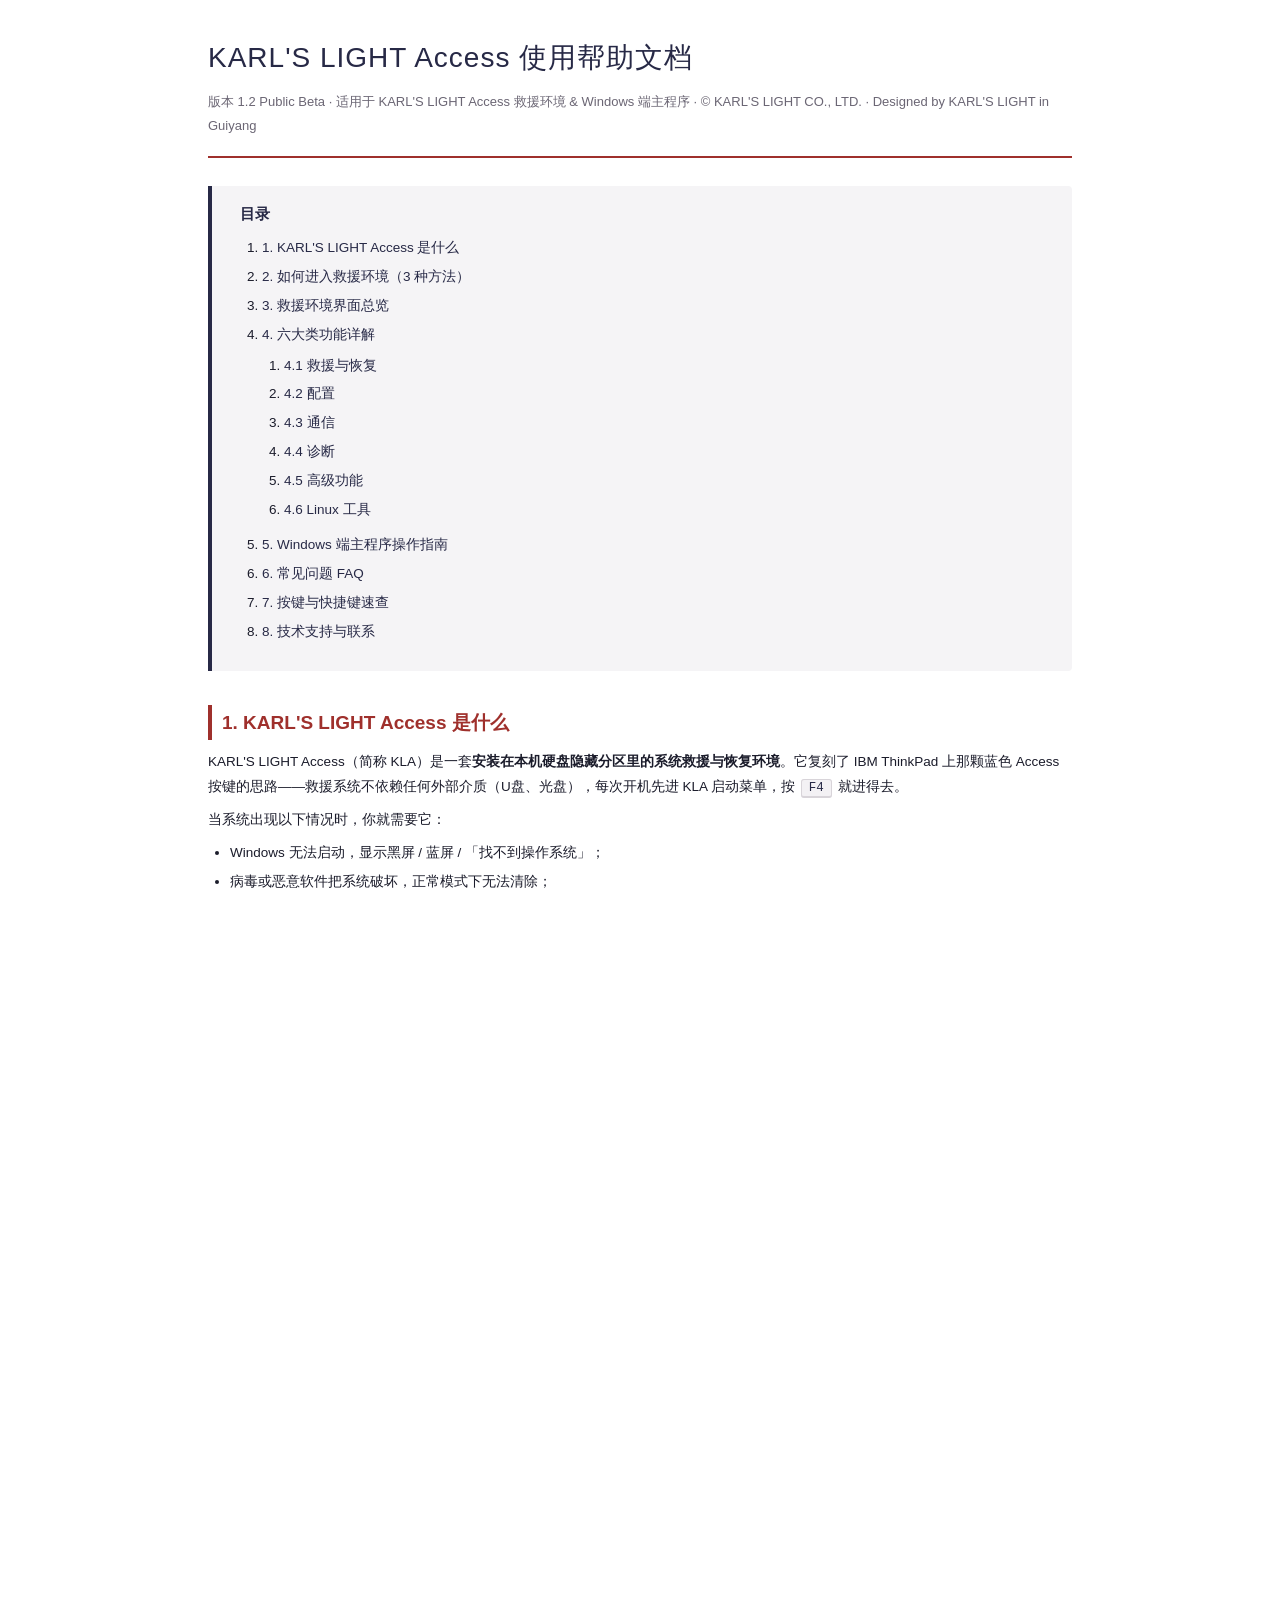
<file: _backup_20260825_backup-engine/help.html>
<!DOCTYPE html>
<html lang="zh-CN">
<head>
<meta charset="utf-8">
<title>KARL'S LIGHT Access — 使用帮助文档</title>
<link rel="stylesheet" href="app.css">
<style>
  body { background: #fff; display: block; overflow: auto; }
  .help-wrap { max-width: 920px; margin: 0 auto; padding: 32px 28px 96px; color: var(--text); line-height: 1.85; }
  .help-wrap h1 { font-size: 28px; font-weight: 300; color: var(--ksl-navy); letter-spacing: 1px; margin-bottom: 6px; }
  .help-wrap .docsub { color: var(--text-soft); font-size: 13px; margin-bottom: 28px; padding-bottom: 18px; border-bottom: 2px solid var(--ksl-red); }
  .help-wrap h2 { font-size: 19px; color: var(--ksl-red); margin: 34px 0 10px; padding-left: 10px; border-left: 4px solid var(--ksl-red); }
  .help-wrap h3 { font-size: 15px; font-weight: bold; color: var(--ksl-navy); margin: 22px 0 6px; }
  .help-wrap h4 { font-size: 13px; font-weight: bold; margin: 14px 0 4px; color: #333; }
  .help-wrap p  { font-size: 13.5px; margin-bottom: 8px; }
  .help-wrap ol,.help-wrap ul { margin: 6px 0 10px 22px; }
  .help-wrap li { margin-bottom: 4px; font-size: 13.5px; }
  .help-wrap ol li { list-style: decimal; }
  .help-wrap ul li { list-style: disc; }
  .help-wrap code, .help-wrap .kbd, .help-wrap pre {
    font-family: 'Consolas', 'Courier New', monospace; font-size: 12.5px;
  }
  .help-wrap code { background: var(--ksl-red-soft); padding: 1px 6px; border-radius: 2px; color: var(--ksl-red); }
  .help-wrap .kbd {
    background: #f3f1f4; color: var(--ksl-navy); padding: 1px 7px; border-radius: 3px;
    border: 1px solid var(--line); border-bottom-width: 2px; margin: 0 2px;
  }
  .help-wrap pre {
    background: var(--ksl-navy-d); color: #dedae8;
    padding: 12px 14px; border-radius: 4px; white-space: pre-wrap; word-break: break-all;
    margin: 8px 0 12px; line-height: 1.55;
  }
  .help-wrap table { border-collapse: collapse; margin: 8px 0 14px; width: 100%; font-size: 13px; }
  .help-wrap th,.help-wrap td { border: 1px solid var(--line); padding: 8px 12px; text-align: left; vertical-align: top; }
  .help-wrap th { background: var(--help-bg); color: var(--ksl-navy); }
  .help-wrap .toc {
    background: var(--help-bg); border-left: 4px solid var(--ksl-navy);
    padding: 14px 18px 16px 28px; margin: 16px 0 24px; border-radius: 0 4px 4px 0;
  }
  .help-wrap .toc h3 { margin: 0 0 8px; color: var(--ksl-navy); }
  .help-wrap .toc a { color: var(--ksl-navy); text-decoration: none; font-size: 13.5px; }
  .help-wrap .toc a:hover { color: var(--ksl-red); text-decoration: underline; }
  .help-wrap blockquote {
    border-left: 3px solid var(--ksl-grey); background: var(--help-bg);
    padding: 10px 14px; margin: 10px 0 12px; color: #3b3b4b; border-radius: 0 3px 3px 0;
  }
  .help-wrap blockquote.warn {
    border-left-color: var(--ksl-red); background: var(--ksl-red-soft); color: #4b1d1b;
  }
  .help-wrap blockquote.tip {
    border-left-color: var(--ok); background: #e8f4ea; color: #1b3b1f;
  }
  .help-wrap a { color: var(--ksl-red); text-decoration: none; }
  .help-wrap a:hover { text-decoration: underline; }
  .help-wrap .foot-sep { border-top: 1px solid var(--line); margin-top: 40px; padding-top: 14px; font-size: 12px; color: var(--text-soft); }
</style>
</head>
<body>
<div class="help-wrap">

<h1>KARL'S LIGHT Access 使用帮助文档</h1>
<div class="docsub">
  版本 1.2 Public Beta · 适用于 KARL'S LIGHT Access 救援环境 &amp; Windows 端主程序
  · © KARL'S LIGHT CO., LTD. · Designed by KARL'S LIGHT in Guiyang
</div>

<div class="toc">
  <h3>目录</h3>
  <ol>
    <li><a href="#s1">1. KARL'S LIGHT Access 是什么</a></li>
    <li><a href="#s2">2. 如何进入救援环境（3 种方法）</a></li>
    <li><a href="#s3">3. 救援环境界面总览</a></li>
    <li><a href="#s4">4. 六大类功能详解</a>
      <ol>
        <li><a href="#s4-1">4.1 救援与恢复</a></li>
        <li><a href="#s4-2">4.2 配置</a></li>
        <li><a href="#s4-3">4.3 通信</a></li>
        <li><a href="#s4-4">4.4 诊断</a></li>
        <li><a href="#s4-5">4.5 高级功能</a></li>
        <li><a href="#s4-6">4.6 Linux 工具</a></li>
      </ol>
    </li>
    <li><a href="#s5">5. Windows 端主程序操作指南</a></li>
    <li><a href="#s6">6. 常见问题 FAQ</a></li>
    <li><a href="#s7">7. 按键与快捷键速查</a></li>
    <li><a href="#s8">8. 技术支持与联系</a></li>
  </ol>
</div>

<h2 id="s1">1. KARL'S LIGHT Access 是什么</h2>

<p>KARL'S LIGHT Access（简称 KLA）是一套<strong>安装在本机硬盘隐藏分区里的系统救援与恢复环境</strong>。它复刻了 IBM ThinkPad 上那颗蓝色 Access 按键的思路——救援系统不依赖任何外部介质（U盘、光盘），每次开机先进 KLA 启动菜单，按 <span class="kbd">F4</span> 就进得去。</p>

<p>当系统出现以下情况时，你就需要它：</p>
<ul>
  <li>Windows 无法启动，显示黑屏 / 蓝屏 / 「找不到操作系统」；</li>
  <li>病毒或恶意软件把系统破坏，正常模式下无法清除；</li>
  <li>安装驱动、补丁或软件后系统再也进不去；</li>
  <li>想把系统恢复到最初部署时的「出厂状态」；</li>
  <li>想从一台无法启动的电脑里把重要数据拷出来；</li>
  <li>想判断故障是软件问题，还是硬盘、内存等硬件真的坏了。</li>
</ul>

<p>KLA 由两部分组成：</p>
<table>
  <tr><th style="width:24%">组成部分</th><th>说明</th></tr>
  <tr><td>Windows 端主程序</td><td>在系统正常时使用：备份当前系统、管理还原点、把电脑直接引导进救援环境。部署时写入隐藏分区。</td></tr>
  <tr><td>救援环境（本页面所处）</td><td>写在硬盘独立隐藏分区里的完整 Linux 系统。任何时间都能启动，不依赖 Windows 是否能正常工作。</td></tr>
</table>

<h2 id="s2">2. 如何进入救援环境（3 种方法）</h2>

<h3>方法一：开机按热键（推荐，最快捷）</h3>
<p>开机或重启后，屏幕上出现 KARL'S LIGHT GRUB 菜单时：</p>
<blockquote class="tip">
  按 <span class="kbd">F4</span> 键，直接进入「KARL'S LIGHT Access 救援与恢复环境」。
</blockquote>
<p>其它热键：</p>
<table>
  <tr><th>按键</th><th>功能</th></tr>
  <tr><td><span class="kbd">W</span> 或 <span class="kbd">Enter</span>（默认 3 秒后）</td><td>正常启动 Windows</td></tr>
  <tr><td><span class="kbd">F4</span></td><td>进入 KLA 救援环境（当前页面）</td></tr>
  <tr><td><span class="kbd">F5</span></td><td>运行 MemTest86+ 内存检测（不进入救援环境）</td></tr>
</table>

<h3>方法二：在 Windows 端主程序里直接引导</h3>
<ol>
  <li>打开 <strong>KARL'S LIGHT Access</strong> 主程序（桌面或开始菜单）；</li>
  <li>在主界面使用相应功能（如「还原」、「修复启动」）；</li>
  <li>程序会写入 UEFI BootNext 变量，重启后<strong>自动进入</strong>救援环境并跳过 GRUB 菜单倒计时。</li>
</ol>

<h3>方法三：从 U 盘/ISO 启动</h3>
<p>如果本机的引导区已经损坏（连 GRUB 都看不见），可以用 KLA 官方提供的 ISO 写入 U 盘，从 U 盘启动——U 盘版本的救援环境与隐藏分区版本功能完全相同。</p>

<blockquote class="warn">
  <strong>警告：</strong>无论用哪种方法，在救援环境中执行<strong>还原系统、恢复出厂、格式化分区</strong>等操作前，务必先用「文件救援」功能把重要数据导出到与本机物理分离的存储介质。
</blockquote>

<h2 id="s3">3. 救援环境界面总览</h2>

<p>救援环境的界面结构完全参照 IBM ThinkPad Access Predesktop Area（预桌面区域）的经典布局：</p>

<table>
  <tr><th style="width:22%">区域</th><th>位置</th><th>作用</th></tr>
  <tr><td>顶部横幅</td><td>顶端</td><td>产品标识 + <a href="#about">关于</a> / <a href="#helpdoc">帮助文档</a> / 重启 / 关机 四个操作按钮。</td></tr>
  <tr><td>左侧导航栏</td><td>左侧 1/5</td><td>四大类功能入口。鼠标悬停时，<strong>右侧说明栏</strong>会显示对应任务的操作提示与警告。</td></tr>
  <tr><td>中部内容区</td><td>中间 2/3</td><td>任务列表 / 操作向导页。点任务卡会进入分步骤向导（下一步、上一步、取消按钮固定在同一位置）。</td></tr>
  <tr><td>右侧说明栏</td><td>右侧 1/4</td><td>当前悬停任务的详细说明。这是防误操作的第一道防线——动手前先看一遍。</td></tr>
  <tr><td>底部状态条</td><td>最下方</td><td>硬件探测进度、网络状态、运行时长等实时信息。</td></tr>
  <tr><td>左栏底部（机型 + 版本）</td><td>左下</td><td><em>点击可直接弹出「关于」对话框</em>，显示版本号、版权与协议链接。</td></tr>
</table>

<blockquote class="tip">
  救援环境是<strong>全中文</strong>的，但文件系统名、设备名、分区标签是 Windows 或硬盘厂商原来的内容，所以仍会出现英文或数字混合，这是正常的。
</blockquote>

<h2 id="s4">4. 六大类功能详解</h2>

<h3 id="s4-1">4.1 救援与恢复</h3>
<p>最常用的一组。你的系统坏得有多严重？按下面的顺序选：</p>

<table>
  <tr><th>任务</th><th>什么时候用</th><th>风险</th></tr>
  <tr><td>文件救援</td><td>只想把数据拷出来，不管系统修不修。<strong>系统坏了先做这一步！</strong></td><td>极低：源分区只读挂载，不会写入任何内容。</td></tr>
  <tr><td>从备份还原</td><td>之前做过备份，想回滚到系统还正常时的某个还原点。</td><td>中：系统分区会被覆盖，但不影响其它分区。增量还原按依赖链依次应用。</td></tr>
  <tr><td>恢复出厂</td><td>想把系统整个回到第一次部署 KLA 时的干净状态。</td><td>高：系统分区被完整覆盖，出厂基准之后安装的程序、驱动、设置都会消失。</td></tr>
</table>

<h4>📌 文件救援（推荐第一优先）</h4>
<p>典型场景：Windows 打不开，但硬盘还在。四步操作：</p>
<ol>
  <li><strong>选择源分区：</strong>从分区列表里挑要抢救数据的那个分区。通常是标着<strong>「Windows 数据」</strong>的 NTFS 卷。</li>
  <li><strong>挑选文件：</strong>左侧勾目录、右侧勾文件，所有勾选中的都会被拷贝。默认把 <code>桌面</code>、<code>文档</code>、<code>图片</code>、<code>视频</code>、<code>下载</code> 先勾上最省时间。</li>
  <li><strong>选择保存位置：</strong>
    <blockquote class="warn">
      必须选在<strong>不同的物理硬盘</strong>！同一块物理硬盘上的备份挡不住硬盘本身故障。优先选：<br>
      ✅ 外置 U 盘 / 移动硬盘　✅ 另一块内部硬盘（D 盘、E 盘等，<em>前提是和源盘不是同一块物理盘</em>）　✅ 网络共享（NAS）<br>
      ❌ 源分区所在的同一块物理硬盘的其它分区　❌ 救援分区自己
    </blockquote>
  </li>
  <li><strong>开始拷贝：</strong>顶部进度条显示当前速度、剩余时间、正在拷的文件。拷完会显示「成功 / 失败 / 跳过」统计。</li>
</ol>

<h4>📌 从备份还原 vs 恢复出厂</h4>
<p>两者都会覆盖系统分区，但目标不同：</p>
<ul>
  <li><strong>从备份还原：</strong>回到你自己做的某一个还原点（比如昨天晚上、上周一等）。你自己的数据、安装的程序根据你选的档位（完整系统 / 系统与程序 / 仅个人文件）保留。</li>
  <li><strong>恢复出厂：</strong>回到 KLA 第一次部署时捕获的「出厂母盘」。<strong>之后所有变更都会消失</strong>，包括你之后打的驱动、装的软件、自己创建的用户账户。</li>
</ul>

<blockquote class="warn">
  执行「从备份还原」或「恢复出厂」之前，<strong>先跑文件救援把所有需要保留的数据导出</strong>。
</blockquote>

<h3 id="s4-2">4.2 配置</h3>

<table>
  <tr><th>任务</th><th>说明</th><th>典型场景</th></tr>
  <tr><td>分区管理（GParted）</td><td>图形化分区工具，可以创建 / 删除 / 调整 / 格式化分区。</td><td>新购 SSD 要分区，或要扩大系统盘容量。</td></tr>
  <tr><td>Windows 账户</td><td>直接编辑 Windows SAM 数据库，重置本地账户密码 / 启用被禁用账户。</td><td>忘记 Windows 密码、或某账户被禁用后想登录。</td></tr>
  <tr><td>修复启动</td><td>重建 ESP 上的引导文件、BCD，修复「找不到操作系统」「0xc000000f」。</td><td>还原完系统仍无法启动、或安装多系统后引导被覆盖。</td></tr>
</table>

<blockquote>
  <strong>关于「Windows 账户」的限制：</strong>本工具只对「本地账户」有效。Microsoft 在线账户（显示为邮箱的那种）的密码无法在本地重置，请访问 <code>account.microsoft.com</code> 找回。
</blockquote>

<h3 id="s4-3">4.3 通信</h3>

<table>
  <tr><th>任务</th><th>说明</th></tr>
  <tr><td>网络设置</td><td>连接 Wi-Fi、配置有线网络。连接状态会显示在底部状态条。</td></tr>
  <tr><td>打开浏览器</td><td>开一个 Chromium 独立窗口。<strong>系统坏了正好可以用它查报错信息、下载驱动</strong>——你手头就一台坏电脑的时候，这个功能是救命的。</td></tr>
  <tr><td>网络位置（SMB / CIFS）</td><td>挂载局域网内的共享目录。可以把「文件救援」的目标设置成 NAS，<em>非常适合同一块物理硬盘上没有合适目标磁盘的情况</em>。</td></tr>
</table>

<blockquote class="tip">
  <strong>提示：</strong>浏览器下载的文件默认保存在内存盘，<strong>重启即消失</strong>。要保留的文件请另存为到 U 盘或已挂载的网络位置。
</blockquote>

<h3 id="s4-4">4.4 诊断</h3>
<p>当你不确定「是软件问题还是硬件真坏了」时，先跑这一组。<strong>硬件问题不要浪费时间在系统还原上，直接换件。</strong></p>

<h4>📌 硬件诊断</h4>
<ul>
  <li>读取硬盘 SMART 健康数据：<strong>重新分配扇区计数（Reallocated Sectors Count）</strong>、<strong>待处理扇区（Current Pending Sector）</strong>非零就是硬盘正在坏，备份完换盘。</li>
  <li>读取传感器温度：CPU、GPU、硬盘温度异常高（空闲时 CPU ≥ 80℃ / 硬盘 ≥ 55℃）说明散热有问题。</li>
  <li>CPU 与内存压力测试：短时压测观察系统是否会随机崩溃。</li>
</ul>

<h4>📌 内存测试</h4>
<p>随机蓝屏、程序莫名崩溃、数据莫名损坏的头号嫌疑。进入后会<strong>重启</strong>到 MemTest86+ 独立环境（不是在当前系统里运行），这样测试更准确。完整跑一遍可能要 3–12 小时，<em>建议睡觉前开始，第二天早上看结果</em>。</p>

<h4>📌 显卡诊断</h4>
<p>花屏、黑屏、分辨率异常、驱动崩溃时先看这里。一次读取：</p>
<ul>
  <li><strong>显卡型号与 PCI 信息</strong>——确认机器里到底是哪张卡；</li>
  <li><strong>当前绑定的内核驱动</strong>——显示「未绑定驱动」说明内核没认出这张卡（显卡太新或缺少固件）；</li>
  <li><strong>显存容量</strong>（AMD 卡由内核直接报告）与已用量；</li>
  <li><strong>每个视频接口的连接状态</strong>与支持的最高分辨率——排查「线没插好 / 接口坏了」；</li>
  <li><strong>内核 GPU 报错</strong>——DRM/驱动崩溃的原始记录。</li>
</ul>

<h4>📌 数据恢复</h4>
<p>调用 TestDisk（恢复误删分区表）和 PhotoRec（按文件特征扫描恢复已删除文件）。</p>
<blockquote class="warn">
  <strong>发现文件/分区误删后，立即停止向该磁盘写入任何内容</strong>（包括保存浏览器下载、拷文件过去）。新写入的内容会覆盖待恢复的数据，永久无法恢复。
</blockquote>

<h3 id="s4-5">4.5 高级功能</h3>
<p>给知道自己在做什么的用户准备的工具集。日常救援不需要进这里。</p>

<h4>⌨ Linux 终端</h4>
<p>打开完整的 bash 终端。救援环境是 Debian Linux，<code>mount</code> / <code>fsck</code> / <code>dd</code> / <code>nano</code> 等常用命令都能直接用。</p>
<blockquote class="tip">救援系统运行在内存里，终端里对系统做的修改重启即消失；对硬盘分区做的修改是永久的。</blockquote>

<h4>💿 安装全新系统</h4>
<p>选择一个你准备的 <strong>Windows 或 Linux 官方 ISO 镜像</strong>，把它制作成可启动的安装盘（一般是 U 盘）。流程：选 ISO 所在分区 → 浏览选中 .iso 文件 → 选目标盘 → 输入 <code>ERASE</code> 确认。</p>
<ul>
  <li>Windows ISO：自动拆分超过 4 GB 的 install.wim（FAT32 限制），重启后从该盘启动即是标准 Windows 安装程序；</li>
  <li>Linux ISO：整盘刻录（dd）。</li>
</ul>
<blockquote class="warn">
  <strong>制作过程会清空目标盘上的所有数据，不可撤销。</strong>目标盘不能是 ISO 所在盘。重要资料请先拷出。
</blockquote>

<h4>🔑 SSH 设置</h4>
<p>开启救援系统的 SSH 服务并设置 root 密码，局域网内其他设备即可用 <code>ssh root@本机IP</code> 连入。密码与服务状态在重启后自动失效（内存盘特性），无需担心遗留。</p>

<h4>🤝 远程协助</h4>
<p>自己不会操作时：点「一键开启协助」→ 设置密码 → 把页面上显示的连接命令和密码告诉<strong>同一局域网里</strong>的技术人员，对方即可远程操作这台机器的救援环境完成救援。</p>
<blockquote class="tip">此功能只支持局域网内的 SSH 连接，不提供互联网远程控制。双方需连接同一路由器。</blockquote>

<h4>🗂 文件管理器</h4>
<p>打开 PCManFM 图形化文件管理器，浏览已挂载的分区 / U 盘 / SMB 共享，做复制、删除、重命名。</p>
<blockquote class="warn">在文件管理器里删除的文件不进回收站，直接删除。</blockquote>

<h3 id="s4-6">4.6 Linux 工具</h3>
<p>Linux 对很多电脑的适配性确实差——装完系统 WiFi 没了、开机黑屏、更新中断……这一类工具专门修这些问题。每个修复都是一组标准命令（来自各发行版官方文档与 Arch Wiki 的通行做法），选中问题 → 选 Linux 分区 → 确认执行。</p>
<table>
  <tr><th>修复项</th><th>对应症状</th></tr>
  <tr><td>更新中断修复</td><td>升级/装软件时断电，之后 apt/dpkg 报错装不了任何东西（最常见）</td></tr>
  <tr><td>WiFi/蓝牙修复</td><td>无线网卡识别了但搜不到网、蓝牙开关是灰的（固件缺失）</td></tr>
  <tr><td>开机黑屏修复</td><td>启动后黑屏/花屏（显卡驱动崩溃），加 nomodeset 参数急救</td></tr>
  <tr><td>无声修复</td><td>系统正常但完全没声音（PipeWire/WirePlumber 音频栈损坏）</td></tr>
  <tr><td>NVIDIA 驱动回退</td><td>装 N 卡专有驱动后频繁死机/黑屏，卸载回退开源驱动</td></tr>
  <tr><td>重建 Linux 引导</td><td>重装 Windows 或动过分区后，Linux 启动项没了</td></tr>
  <tr><td>重置 Linux 密码</td><td>忘了 root 密码</td></tr>
  <tr><td>文件系统修复</td><td>异常断电后报 file system error / 强制只读模式</td></tr>
</table>
<blockquote class="tip">
  带「需要联网」提示的修复，先在「通信 → 网络设置」里连好网络（或设置好网络代理）再来。
  确认页会列出将要执行的每一条命令，看清楚再点开始。
</blockquote>

<h4>🌐 网络代理（通信类）</h4>
<p>救援环境直连访问不了 GitHub 等站点时，在「通信 → 网络代理」设置路由器上已有的代理（host:port 格式）。设置后浏览器、curl/wget、apt 全部走代理。代理保存在内存里，重启自动清除。</p>

<h2 id="s5">5. Windows 端主程序操作指南</h2>

<h3>5.1 主界面 6 大页</h3>
<p>Windows 端主程序左侧有 6 个导航项：</p>
<table>
  <tr><th>页面</th><th>作用</th></tr>
  <tr><td>备份当前系统</td><td>创建还原点。有三档：<em>完整系统</em>、<em>系统与程序</em>（推荐默认）、<em>仅个人文件</em>。支持将本次备份设为「出厂基准」。</td></tr>
  <tr><td>管理备份记录</td><td>查看、删除还原点，或把某一个设为出厂基准。<strong>删除中间的某个还原点会连带影响它后面所有增量——小心！</strong></td></tr>
  <tr><td>关于软件</td><td>版本信息、版权、官方网站、许可协议、隐私政策链接、部署状态与运行日志位置。<em>左栏底部的版本号也可以点，同样弹出关于卡片</em>。</td></tr>
  <tr><td>访问官网</td><td>跳转到 www.kezdx.com 获取最新文档、工具更新和技术支持。</td></tr>
  <tr><td>版权声明</td><td>软件版权与第三方开源组件说明。</td></tr>
  <tr><td>免责条款</td><td>请务必在首次使用前完整阅读。</td></tr>
</table>

<h3>5.2 备份三档怎么选</h3>
<table>
  <tr><th>档位</th><th>包含内容</th><th>典型体积</th><th>适用场景</th></tr>
  <tr><td>系统与程序（默认）</td><td>Windows + 驱动 + 已安装的软件 + 设置</td><td>20–80 GB</td><td>个人文件本来就在别的盘上的用户。最推荐。</td></tr>
  <tr><td>完整系统</td><td>上面 + 所有个人文件</td><td>80–300 GB</td><td>整机灾难恢复。</td></tr>
  <tr><td>仅个人文件</td><td>桌面、文档、图片、视频、下载</td><td>10–100 GB</td><td>不能用来修复起不来的 Windows，但随时可以找回误删的文件。</td></tr>
</table>

<h3>5.3 备份存放位置怎么选</h3>
<ul>
  <li>✅ <strong>外置移动硬盘</strong>（最推荐）：物理上与主机分离，不怕主机被雷击。</li>
  <li>✅ 另一块<strong>物理硬盘</strong>：同机箱里但不同盘，抗操作系统损坏，不抗硬盘火灾。</li>
  <li>✅ NAS（SMB 网络共享）：可以，但要确保网络稳定。</li>
  <li>❌ 系统盘（C 盘）：恢复出厂或还原系统会覆盖它，备份放在那里一起被洗——等于没备份。</li>
  <li>❌ 与源分区同一块物理硬盘的任何分区：<em>挡不住硬盘硬件本身损坏</em>。</li>
</ul>

<h3>5.4 第一次部署 / 重新部署</h3>
<p>首次运行主程序会弹出 5 步初次设置向导（引导协议同意 → 确认 → 选择分区方式 → 创建救援分区 → 写入引导 → 完成）。向导完成后，<strong>再次开机你就可以按 F4 进入救援环境了</strong>。</p>

<blockquote class="tip">
  <strong>忘记怎么启动？</strong>打开主程序 → 「关于软件」 → 「重新查看初次设置向导」可以随时走一遍，熟悉流程不会真的改动分区。
</blockquote>

<h2 id="s6">6. 常见问题 FAQ</h2>

<h3>Q1. GRUB 菜单根本看不到 / 开机直接进 Windows</h3>
<p>可能原因：</p>
<ul>
  <li>UEFI 设置里把启动顺序改了，Windows Boot Manager 排在 KARL'S LIGHT 前面。解决：进 UEFI 设置（一般是开机按住 <span class="kbd">F2</span> / <span class="kbd">Del</span> / <span class="kbd">F10</span>，看屏幕提示），把 KARL'S LIGHT 调到第一位。</li>
  <li>主程序部署过程中因为杀毒软件 / 磁盘加密软件拦截，没写入启动项。解决：以管理员身份重新运行主程序，执行初次设置向导。</li>
  <li>使用了 BitLocker 加密系统盘，部署完后被覆盖了引导签名。KLA 本身不修改 Windows 分区内容，但会写入 UEFI 启动变量——请在部署前先在 BitLocker 里暂停保护。</li>
</ul>

<h3>Q2. 按 F4 后卡在 KLA Logo，长时间不出现界面</h3>
<p>救援系统正在探测磁盘和启动后端。正常情况下<strong>不超过 90 秒</strong>（取决于硬盘数和控制器速度）。如果超过 3 分钟：</p>
<ol>
  <li>请先检查是否有 USB 硬盘盒 / 读卡器里空着 / 有坏的 USB 设备，拔掉重试。</li>
  <li>如有硬件 RAID 卡，救援环境可能缺对应驱动——请改用「方法三（U 盘 ISO 启动）」或联系官方。</li>
  <li>尝试右上角「重启」或长按电源键 5 秒。</li>
</ol>

<h3>Q3. 文件救援里看不到我的 NTFS 分区 / 分区是灰色的</h3>
<p>可能原因：</p>
<ul>
  <li><strong>Windows 没正常关机（开启了快速启动 / Fast Boot）：</strong>这是最常见的！NTFS 卷会被标记为「脏」，Linux 侧默认不会强行挂载以免破坏数据。解决：回到 Windows 正常关机（<em>不是「休眠」不是「睡眠」</em>），或在 Windows 的「电源设置 → 选择电源按钮的功能」里关闭「启用快速启动」。</li>
  <li>分区被 BitLocker 加密：KLA 默认不解锁 BitLocker。请先在 Windows 侧解密。</li>
  <li>分区已损坏：请先使用「诊断 → 数据恢复（TestDisk）」尝试恢复分区结构。</li>
</ul>

<h3>Q4. 文件救援目标磁盘看不到 / 保存位置是空的</h3>
<ul>
  <li>U 盘或移动硬盘是<strong>被救援系统启动之后才插上去的</strong>：右上角「重启」一遍，让启动阶段的硬件探测扫到它。</li>
  <li>U 盘使用了 NTFS + 快速启动：按 Q3 的方法处理（插回 Windows 正常弹出 / 关机）。</li>
  <li>文件系统为 exFAT：救援系统已支持 exFAT，但某些旧的 U 盘设备名可能需要重新插拔。</li>
</ul>

<h3>Q5. 「恢复出厂」提示找不到出厂基准</h3>
<p>说明你还没标记任何一个备份为「出厂基准」。请在 Windows 端主程序的<strong>备份当前系统</strong>页，勾选「把这次备份设为出厂基准」，完成一次备份。之后救援环境就能看到。</p>

<h3>Q6. 做完「从备份还原」/「恢复出厂」后仍然无法启动</h3>
<p>请回到救援环境 → <strong>配置 → 修复启动</strong>，运行一次。这一步会：</p>
<ul>
  <li>重建 ESP 目录下的 <code>bootmgfw.efi</code>；</li>
  <li>使用 <code>bcdboot</code> 重建 BCD 存储；</li>
  <li>按 UEFI 规范重新写入 Windows Boot Manager 启动项。</li>
</ul>
<p>如果修复启动后仍无法启动，请检查「诊断 → 硬件诊断」的硬盘 SMART——很可能是<strong>硬盘真的坏了</strong>。</p>

<h3>Q7. 内存测试要跑多久才能放心</h3>
<p>MemTest86+ 会跑多轮，每轮覆盖所有地址 20+ 种算法。<strong>通常至少完整跑完 4 轮没有任何红色错误才可以认为内存基本没问题</strong>。<em>单条内存容量越大、跑的轮数越多，耗时越长</em>。建议睡觉前开始跑，第二天看结果。</p>
<p>只要出现<strong>哪怕 1 个红色错误</strong>，就说明内存条有问题——请拔下擦拭金手指重插一次再测，如果还有错误就更换。</p>

<h3>Q8. 做完「文件救援」后，目标磁盘上目录全乱了 / 文件名是问号</h3>
<p>请不要把目标格式化成 FAT32（单个文件最大 4GB、中文支持也差）。建议使用 NTFS 或 exFAT。另外，极少数老旧磁盘控制器在高负载下会掉盘——请确认目标磁盘 SMART 正常。</p>

<h3>Q9. Windows 侧主程序里弹出「法律协议组件加载失败」</h3>
<p>这种情况非常罕见，意味着 exe 的清单资源（EULA / 隐私政策文本）出了问题。请重新下载 KarlsLightAccess.exe 覆盖，或者联系官方获取校验过的版本。</p>

<h3>Q10. 许可协议或隐私政策更新了怎么办</h3>
<p>协议版本更新后，Windows 端主程序会在下次启动时<strong>自动再次弹出协议要求同意</strong>。救援环境里的最新文本会在你更新系统时一并推送；你也可以随时通过顶部「关于」按钮再次查看。</p>

<h2 id="s7">7. 按键与快捷键速查</h2>

<h3>GRUB 启动菜单</h3>
<table>
  <tr><th>按键</th><th>作用</th></tr>
  <tr><td><span class="kbd">Enter</span>（默认 3 秒后）</td><td>启动 Windows</td></tr>
  <tr><td><span class="kbd">↑</span> / <span class="kbd">↓</span></td><td>选择菜单项</td></tr>
  <tr><td><span class="kbd">W</span></td><td>快速启动 Windows</td></tr>
  <tr><td><span class="kbd">F4</span></td><td>快速进入 KARL'S LIGHT Access 救援环境</td></tr>
  <tr><td><span class="kbd">F5</span></td><td>快速进入 MemTest86+ 内存测试</td></tr>
  <tr><td><span class="kbd">C</span></td><td>进入 GRUB 命令行（高级）</td></tr>
</table>

<h3>救援环境界面</h3>
<table>
  <tr><th>按键</th><th>作用</th></tr>
  <tr><td><span class="kbd">Esc</span></td><td>关闭模态对话框（关于 / 帮助 / 协议）</td></tr>
  <tr><td>点击左栏底部「KLA 1.2 版本」</td><td>弹出关于对话框</td></tr>
  <tr><td>点击任务卡片</td><td>进入对应功能的向导</td></tr>
  <tr><td>鼠标悬停任务卡片</td><td>右侧说明栏显示该任务的操作提示和警告</td></tr>
</table>

<h3>Windows 端主程序</h3>
<table>
  <tr><th>按键 / 操作</th><th>作用</th></tr>
  <tr><td>点击左栏导航项</td><td>切换页面</td></tr>
  <tr><td>点击左栏底部「版本 x.x.x 点击查看关于信息」</td><td>弹出关于卡片</td></tr>
  <tr><td>拖拽窗口顶部</td><td>移动无边框窗口（支持 Aero Snap）</td></tr>
</table>

<h2 id="s8">8. 技术支持与联系</h2>

<p>如遇到本文档未覆盖的问题，请通过以下渠道联系我们：</p>

<table>
  <tr><th style="width:24%">渠道</th><th>地址 / 方式</th></tr>
  <tr><td>官方网站</td><td><a href="https://www.kezdx.com" target="_blank">www.kezdx.com</a>（最新版本、文档、常见问题更新）</td></tr>
  <tr><td>产品下载</td><td>官网下载区获取最新 KarlsLightAccess.exe 与救援系统 ISO</td></tr>
  <tr><td>反馈 Bug</td><td>请在 Windows 端主程序 → 关于软件 → 打开日志目录，把 <code>app.log</code> 和问题复现步骤一起发给官方邮箱（见官网联系页）。</td></tr>
</table>

<blockquote>
  本软件在法律允许的最大范围内按「现状」提供。在执行任何磁盘写入操作（还原、格式化、恢复出厂等）之前，
  请务必对重要数据另行建立不依赖本软件的独立备份。
</blockquote>

<div class="foot-sep">
  <strong>KARL'S LIGHT Access</strong> · 版本 1.2 Public Beta · 文档更新日期 2026-08-25<br>
  © KARL'S LIGHT CO., LTD. All Rights Reserved. · Designed by KARL'S LIGHT in Guiyang
</div>

</div>
</body>
</html>
</file>
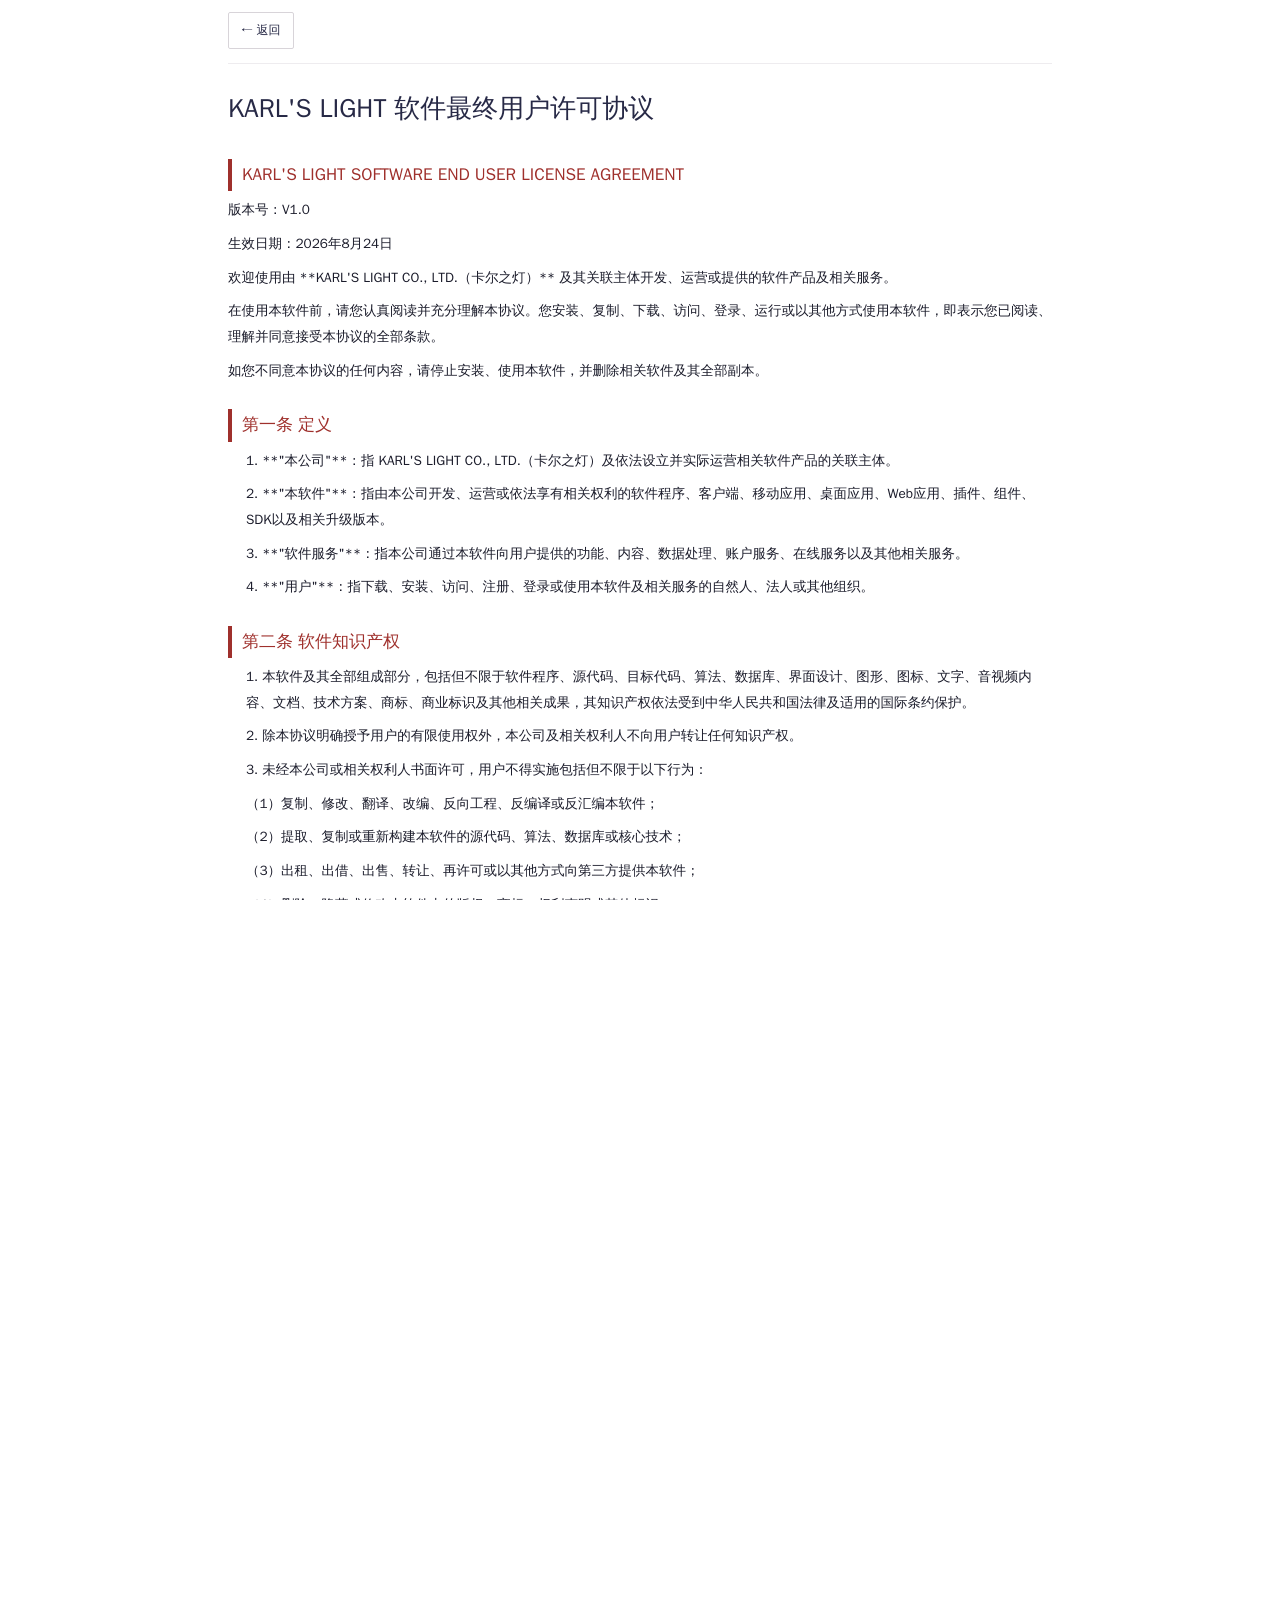
<file: kla/live/config/includes.chroot/opt/kla/www/eula-zh.html>
<!DOCTYPE html>
<html lang="zh-CN">
<head>
<meta charset="utf-8">
<title>最终用户许可协议 — KARL'S LIGHT Access</title>
<link rel="stylesheet" href="app.css">
<style>
  body { background: #fff; display: block; overflow: auto; }
  .doc-wrap { max-width: 880px; margin: 0 auto; padding: 30px 28px 96px; color: var(--text); line-height: 1.9; }
  .doc-wrap h1 { font-size: 26px; font-weight: 300; color: var(--ksl-navy); margin-bottom: 4px; }
  .doc-wrap h2 { font-size: 17px; font-weight: bold; color: var(--ksl-red); margin: 26px 0 6px; padding-left: 10px; border-left: 4px solid var(--ksl-red); }
  .doc-wrap h3 { font-size: 15px; font-weight: bold; margin: 18px 0 4px; color: #333; }
  .doc-wrap p  { font-size: 13.5px; margin-bottom: 8px; }
  .doc-wrap .pad { padding-left: 18px; }
  .doc-wrap .meta { color: var(--text-soft); font-size: 13px; margin-bottom: 24px; padding-bottom: 14px; border-bottom: 1px solid var(--line); }
  .doc-wrap b { font-weight: bold; }
  .doc-wrap .backbar {
    position: sticky; top: 0; z-index: 10;
    background: rgba(255,255,255,.92); border-bottom: 1px solid var(--line-soft);
    padding: 10px 0 14px; margin: -30px 0 20px;
  }
  .doc-wrap .backbtn {
    display: inline-flex; align-items: center; gap: 6px;
    font: inherit; font-size: 12px;
    padding: 6px 12px; border: 1px solid var(--line); border-radius: 2px;
    background: #fff; color: var(--ksl-navy); cursor: pointer;
  }
  .doc-wrap .backbtn:hover { border-color: var(--ksl-red); color: var(--ksl-red); }
  .doc-wrap footer { border-top: 1px solid var(--line); margin-top: 40px; padding-top: 14px; font-size: 12px; color: var(--text-soft); }
</style>
</head>
<body>
<div class="doc-wrap">
  <div class="backbar"><button class="backbtn" onclick="history.length>1?history.back():location.href='index.html'">← 返回</button></div>
  <div id="docBody">正在加载…</div>
  <footer>© KARL'S LIGHT CO., LTD. All Rights Reserved. · Designed by KARL'S LIGHT in Guiyang</footer>
</div>
<script>
(function(){
  const src = document.title.indexOf('隐私') >= 0 ? 'privacy-zh.md' : 'eula-zh.md';
  fetch(src).then(r => r.ok ? r.text() : Promise.reject()).then(md => {
    const lines = md.replace(/\r\n?/g, '\n').split('\n');
    const out = [];
    let metaHtml = '';
    for (let i = 0; i < lines.length; i++) {
      let line = lines[i].replace(/\s+$/, '');
      if (!line) { out.push(''); continue; }
      if (line.startsWith('---')) continue;
      if (line.startsWith('|')) { while (i < lines.length && lines[i].startsWith('|')) i++; i--; continue; }
      let cls = '';
      if (line.startsWith('# ')) { out.push(`<h1>${escape_(line.slice(2).trim())}</h1>`); continue; }
      if (line.startsWith('## ')){ out.push(`<h2>${escape_(line.slice(3).trim())}</h2>`); continue; }
      if (line.startsWith('### ')){out.push(`<h3>${escape_(line.slice(4).trim())}</h3>`); continue; }
      if (/^\s*\d+\.\s/.test(line))  cls = 'pad';
      if (/^\s*（\d+）/.test(line))   cls = 'pad';
      if (line.startsWith('· ') || line.startsWith('- ')) cls = 'pad';
      if (line.startsWith('**') && line.endsWith('**')) {
        line = line.slice(2, -2).trim();
        out.push(`<p class="${cls}"><b>${escape_(line)}</b></p>`);
        continue;
      }
      // 在 H1 之后的第一对 **版本号 / 生效日期** 抽到 meta 栏更好看
      if (line.indexOf('版本号：') >= 0 || line.indexOf('生效日期：') >= 0) {
        metaHtml += (metaHtml ? '　·　' : '') + escape_(line);
        continue;
      }
      out.push(`<p class="${cls}">${escape_(line)}</p>`);
    }
    const meta = metaHtml ? `<div class="meta">${metaHtml}</div>` : '';
    document.getElementById('docBody').innerHTML = meta + out.join('\n');
  }).catch(() => {
    document.getElementById('docBody').innerHTML = '<p style="color:var(--err)">文档加载失败。请回到「关于」在模态窗口中查看。</p>';
  });
  function escape_(s){return String(s).replace(/[&<>"]/g,c=>({'&':'&amp;','<':'&lt;','>':'&gt;','"':'&quot;'}[c]));}
})();
</script>
</body>
</html>
</file>
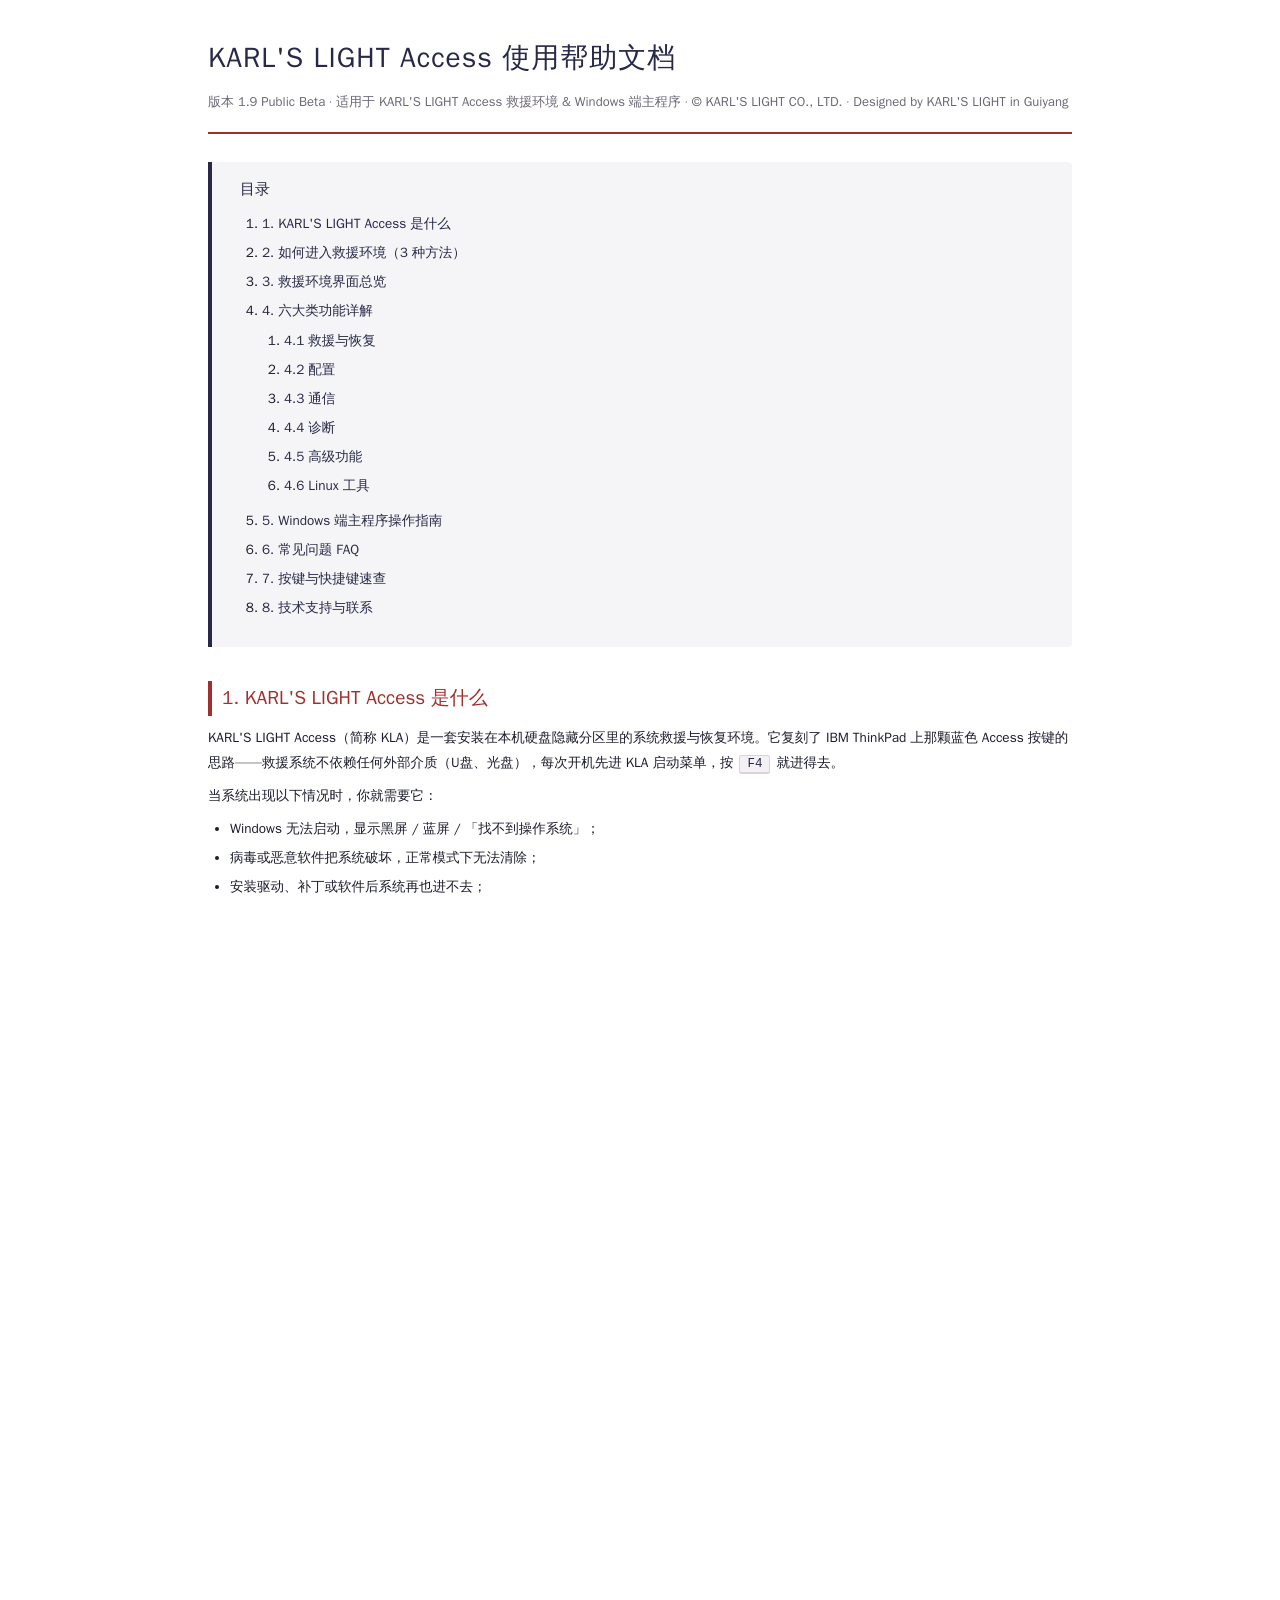
<file: kla/live/config/includes.chroot/opt/kla/www/help.html>
<!DOCTYPE html>
<html lang="zh-CN">
<head>
<meta charset="utf-8">
<title>KARL'S LIGHT Access — 使用帮助文档</title>
<link rel="stylesheet" href="app.css">
<style>
  body {
    background: #fff; display: block; overflow: auto;
    /* 与 app.css 同一套 CJK 优先字体栈，避免 Debian 缺 Arial 时中文 tofu */
    font-family: "Noto Sans CJK SC", "WenQuanYi Zen Hei", "Source Han Sans CN",
                 "Microsoft YaHei", "PingFang SC", "Hiragino Sans GB", Arial, sans-serif;
  }
  .help-wrap { max-width: 920px; margin: 0 auto; padding: 32px 28px 96px; color: var(--text); line-height: 1.85; }
  .help-wrap h1 { font-size: 28px; font-weight: 300; color: var(--ksl-navy); letter-spacing: 1px; margin-bottom: 6px; }
  .help-wrap .docsub { color: var(--text-soft); font-size: 13px; margin-bottom: 28px; padding-bottom: 18px; border-bottom: 2px solid var(--ksl-red); }
  .help-wrap h2 { font-size: 19px; color: var(--ksl-red); margin: 34px 0 10px; padding-left: 10px; border-left: 4px solid var(--ksl-red); }
  .help-wrap h3 { font-size: 15px; font-weight: bold; color: var(--ksl-navy); margin: 22px 0 6px; }
  .help-wrap h4 { font-size: 13px; font-weight: bold; margin: 14px 0 4px; color: #333; }
  .help-wrap p  { font-size: 13.5px; margin-bottom: 8px; }
  .help-wrap ol,.help-wrap ul { margin: 6px 0 10px 22px; }
  .help-wrap li { margin-bottom: 4px; font-size: 13.5px; }
  .help-wrap ol li { list-style: decimal; }
  .help-wrap ul li { list-style: disc; }
  .help-wrap code, .help-wrap .kbd, .help-wrap pre {
    font-family: 'Consolas', 'Courier New', monospace; font-size: 12.5px;
  }
  .help-wrap code { background: var(--ksl-red-soft); padding: 1px 6px; border-radius: 2px; color: var(--ksl-red); }
  .help-wrap .kbd {
    background: #f3f1f4; color: var(--ksl-navy); padding: 1px 7px; border-radius: 3px;
    border: 1px solid var(--line); border-bottom-width: 2px; margin: 0 2px;
  }
  .help-wrap pre {
    background: var(--ksl-navy-d); color: #dedae8;
    padding: 12px 14px; border-radius: 4px; white-space: pre-wrap; word-break: break-all;
    margin: 8px 0 12px; line-height: 1.55;
  }
  .help-wrap table { border-collapse: collapse; margin: 8px 0 14px; width: 100%; font-size: 13px; }
  .help-wrap th,.help-wrap td { border: 1px solid var(--line); padding: 8px 12px; text-align: left; vertical-align: top; }
  .help-wrap th { background: var(--help-bg); color: var(--ksl-navy); }
  .help-wrap .toc {
    background: var(--help-bg); border-left: 4px solid var(--ksl-navy);
    padding: 14px 18px 16px 28px; margin: 16px 0 24px; border-radius: 0 4px 4px 0;
  }
  .help-wrap .toc h3 { margin: 0 0 8px; color: var(--ksl-navy); }
  .help-wrap .toc a { color: var(--ksl-navy); text-decoration: none; font-size: 13.5px; }
  .help-wrap .toc a:hover { color: var(--ksl-red); text-decoration: underline; }
  .help-wrap blockquote {
    border-left: 3px solid var(--ksl-grey); background: var(--help-bg);
    padding: 10px 14px; margin: 10px 0 12px; color: #3b3b4b; border-radius: 0 3px 3px 0;
  }
  .help-wrap blockquote.warn {
    border-left-color: var(--ksl-red); background: var(--ksl-red-soft); color: #4b1d1b;
  }
  .help-wrap blockquote.tip {
    border-left-color: var(--ok); background: #e8f4ea; color: #1b3b1f;
  }
  .help-wrap a { color: var(--ksl-red); text-decoration: none; }
  .help-wrap a:hover { text-decoration: underline; }
  .help-wrap .foot-sep { border-top: 1px solid var(--line); margin-top: 40px; padding-top: 14px; font-size: 12px; color: var(--text-soft); }
</style>
</head>
<body>
<div class="help-wrap">

<h1>KARL'S LIGHT Access 使用帮助文档</h1>
<div class="docsub">
  版本 1.9 Public Beta · 适用于 KARL'S LIGHT Access 救援环境 &amp; Windows 端主程序
  · © KARL'S LIGHT CO., LTD. · Designed by KARL'S LIGHT in Guiyang
</div>

<div class="toc">
  <h3>目录</h3>
  <ol>
    <li><a href="#s1">1. KARL'S LIGHT Access 是什么</a></li>
    <li><a href="#s2">2. 如何进入救援环境（3 种方法）</a></li>
    <li><a href="#s3">3. 救援环境界面总览</a></li>
    <li><a href="#s4">4. 六大类功能详解</a>
      <ol>
        <li><a href="#s4-1">4.1 救援与恢复</a></li>
        <li><a href="#s4-2">4.2 配置</a></li>
        <li><a href="#s4-3">4.3 通信</a></li>
        <li><a href="#s4-4">4.4 诊断</a></li>
        <li><a href="#s4-5">4.5 高级功能</a></li>
        <li><a href="#s4-6">4.6 Linux 工具</a></li>
      </ol>
    </li>
    <li><a href="#s5">5. Windows 端主程序操作指南</a></li>
    <li><a href="#s6">6. 常见问题 FAQ</a></li>
    <li><a href="#s7">7. 按键与快捷键速查</a></li>
    <li><a href="#s8">8. 技术支持与联系</a></li>
  </ol>
</div>

<h2 id="s1">1. KARL'S LIGHT Access 是什么</h2>

<p>KARL'S LIGHT Access（简称 KLA）是一套<strong>安装在本机硬盘隐藏分区里的系统救援与恢复环境</strong>。它复刻了 IBM ThinkPad 上那颗蓝色 Access 按键的思路——救援系统不依赖任何外部介质（U盘、光盘），每次开机先进 KLA 启动菜单，按 <span class="kbd">F4</span> 就进得去。</p>

<p>当系统出现以下情况时，你就需要它：</p>
<ul>
  <li>Windows 无法启动，显示黑屏 / 蓝屏 / 「找不到操作系统」；</li>
  <li>病毒或恶意软件把系统破坏，正常模式下无法清除；</li>
  <li>安装驱动、补丁或软件后系统再也进不去；</li>
  <li>想把系统恢复到最初部署时的「出厂状态」；</li>
  <li>想从一台无法启动的电脑里把重要数据拷出来；</li>
  <li>想判断故障是软件问题，还是硬盘、内存等硬件真的坏了。</li>
</ul>

<p>KLA 由两部分组成：</p>
<table>
  <tr><th style="width:24%">组成部分</th><th>说明</th></tr>
  <tr><td>Windows 端主程序</td><td>在系统正常时使用：备份当前系统、管理还原点、把电脑直接引导进救援环境。部署时写入隐藏分区。</td></tr>
  <tr><td>救援环境（本页面所处）</td><td>写在硬盘独立隐藏分区里的完整 Linux 系统。任何时间都能启动，不依赖 Windows 是否能正常工作。</td></tr>
</table>

<h2 id="s2">2. 如何进入救援环境（3 种方法）</h2>

<h3>方法一：开机按热键（推荐，最快捷）</h3>
<p>开机或重启后，屏幕上出现 KARL'S LIGHT GRUB 菜单时：</p>
<blockquote class="tip">
  按 <span class="kbd">F4</span> 键，直接进入「KARL'S LIGHT Access 救援与恢复环境」。
</blockquote>
<p>其它热键：</p>
<table>
  <tr><th>按键</th><th>功能</th></tr>
  <tr><td><span class="kbd">W</span> 或 <span class="kbd">Enter</span>（默认 3 秒后）</td><td>正常启动 Windows</td></tr>
  <tr><td><span class="kbd">F4</span></td><td>进入 KLA 救援环境（当前页面）</td></tr>
  <tr><td><span class="kbd">F5</span></td><td>运行 MemTest86+ 内存检测（不进入救援环境）</td></tr>
</table>

<h3>方法二：在 Windows 端主程序里直接引导</h3>
<ol>
  <li>打开 <strong>KARL'S LIGHT Access</strong> 主程序（桌面或开始菜单）；</li>
  <li>在主界面使用相应功能（如「还原」、「修复启动」）；</li>
  <li>程序会写入 UEFI BootNext 变量，重启后<strong>自动进入</strong>救援环境并跳过 GRUB 菜单倒计时。</li>
</ol>

<h3>方法三：从 U 盘/ISO 启动</h3>
<p>如果本机的引导区已经损坏（连 GRUB 都看不见），可以用 KLA 官方提供的 ISO 写入 U 盘，从 U 盘启动——U 盘版本的救援环境与隐藏分区版本功能完全相同。</p>

<blockquote class="warn">
  <strong>警告：</strong>无论用哪种方法，在救援环境中执行<strong>还原系统、恢复出厂、格式化分区</strong>等操作前，务必先用「文件救援」功能把重要数据导出到与本机物理分离的存储介质。
</blockquote>

<h2 id="s3">3. 救援环境界面总览</h2>

<p>救援环境的界面结构完全参照 IBM ThinkPad Access Predesktop Area（预桌面区域）的经典布局：</p>

<table>
  <tr><th style="width:22%">区域</th><th>位置</th><th>作用</th></tr>
  <tr><td>顶部横幅</td><td>顶端</td><td>产品标识 + <a href="#about">关于</a> / <a href="#helpdoc">帮助文档</a> / 重启 / 关机 四个操作按钮。</td></tr>
  <tr><td>左侧导航栏</td><td>左侧 1/5</td><td>四大类功能入口。鼠标悬停时，<strong>右侧说明栏</strong>会显示对应任务的操作提示与警告。</td></tr>
  <tr><td>中部内容区</td><td>中间 2/3</td><td>任务列表 / 操作向导页。点任务卡会进入分步骤向导（下一步、上一步、取消按钮固定在同一位置）。</td></tr>
  <tr><td>右侧说明栏</td><td>右侧 1/4</td><td>当前悬停任务的详细说明。这是防误操作的第一道防线——动手前先看一遍。</td></tr>
  <tr><td>底部状态条</td><td>最下方</td><td>硬件探测进度、网络状态、运行时长等实时信息。</td></tr>
  <tr><td>左栏底部（机型 + 版本）</td><td>左下</td><td><em>点击可直接弹出「关于」对话框</em>，显示版本号、版权与协议链接。</td></tr>
</table>

<blockquote class="tip">
  救援环境是<strong>全中文</strong>的，但文件系统名、设备名、分区标签是 Windows 或硬盘厂商原来的内容，所以仍会出现英文或数字混合，这是正常的。
</blockquote>

<h2 id="s4">4. 六大类功能详解</h2>

<h3 id="s4-1">4.1 救援与恢复</h3>
<p>最常用的一组。你的系统坏得有多严重？按下面的顺序选：</p>

<table>
  <tr><th>任务</th><th>什么时候用</th><th>风险</th></tr>
  <tr><td>文件救援</td><td>只想把数据拷出来，不管系统修不修。<strong>系统坏了先做这一步！</strong></td><td>极低：源分区只读挂载，不会写入任何内容。</td></tr>
  <tr><td>从备份还原</td><td>之前做过备份，想回滚到系统还正常时的某个还原点。</td><td>中：系统分区会被覆盖，但不影响其它分区。增量还原按依赖链依次应用。</td></tr>
  <tr><td>恢复出厂</td><td>想把系统整个回到第一次部署 KLA 时的干净状态。</td><td>高：系统分区被完整覆盖，出厂基准之后安装的程序、驱动、设置都会消失。</td></tr>
</table>

<h4>📌 文件救援（推荐第一优先）</h4>
<p>典型场景：Windows 打不开，但硬盘还在。四步操作：</p>
<ol>
  <li><strong>选择源分区：</strong>从分区列表里挑要抢救数据的那个分区。通常是标着<strong>「Windows 数据」</strong>的 NTFS 卷。</li>
  <li><strong>挑选文件：</strong>左侧勾目录、右侧勾文件，所有勾选中的都会被拷贝。默认把 <code>桌面</code>、<code>文档</code>、<code>图片</code>、<code>视频</code>、<code>下载</code> 先勾上最省时间。</li>
  <li><strong>选择保存位置：</strong>
    <blockquote class="warn">
      必须选在<strong>不同的物理硬盘</strong>！同一块物理硬盘上的备份挡不住硬盘本身故障。优先选：<br>
      ✅ 外置 U 盘 / 移动硬盘　✅ 另一块内部硬盘（D 盘、E 盘等，<em>前提是和源盘不是同一块物理盘</em>）　✅ 网络共享（NAS）<br>
      ❌ 源分区所在的同一块物理硬盘的其它分区　❌ 救援分区自己
    </blockquote>
  </li>
  <li><strong>开始拷贝：</strong>顶部进度条显示当前速度、剩余时间、正在拷的文件。拷完会显示「成功 / 失败 / 跳过」统计。</li>
</ol>

<h4>📌 从备份还原 vs 恢复出厂</h4>
<p>两者都会覆盖系统分区，但目标不同：</p>
<ul>
  <li><strong>从备份还原：</strong>回到你自己做的某一个还原点（比如昨天晚上、上周一等）。你自己的数据、安装的程序根据你选的档位（完整系统 / 系统与程序 / 仅个人文件）保留。</li>
  <li><strong>恢复出厂：</strong>回到 KLA 第一次部署时捕获的「出厂母盘」。<strong>之后所有变更都会消失</strong>，包括你之后打的驱动、装的软件、自己创建的用户账户。</li>
</ul>

<blockquote class="warn">
  执行「从备份还原」或「恢复出厂」之前，<strong>先跑文件救援把所有需要保留的数据导出</strong>。
</blockquote>

<h3 id="s4-2">4.2 配置</h3>

<table>
  <tr><th>任务</th><th>说明</th><th>典型场景</th></tr>
  <tr><td>分区管理（GParted）</td><td>图形化分区工具，可以创建 / 删除 / 调整 / 格式化分区。</td><td>新购 SSD 要分区，或要扩大系统盘容量。</td></tr>
  <tr><td>Windows 账户</td><td>直接编辑 Windows SAM 数据库，重置本地账户密码 / 启用被禁用账户。</td><td>忘记 Windows 密码、或某账户被禁用后想登录。</td></tr>
  <tr><td>修复启动</td><td>重建 ESP 上的引导文件、BCD，修复「找不到操作系统」「0xc000000f」。</td><td>还原完系统仍无法启动、或安装多系统后引导被覆盖。</td></tr>
</table>

<blockquote>
  <strong>关于「Windows 账户」的限制：</strong>本工具只对「本地账户」有效。Microsoft 在线账户（显示为邮箱的那种）的密码无法在本地重置，请访问 <code>account.microsoft.com</code> 找回。
</blockquote>

<h3 id="s4-3">4.3 通信</h3>

<table>
  <tr><th>任务</th><th>说明</th></tr>
  <tr><td>网络设置</td><td>连接 Wi-Fi、配置有线网络。连接状态会显示在底部状态条。</td></tr>
  <tr><td>打开浏览器</td><td>开一个 Chromium 独立窗口。<strong>系统坏了正好可以用它查报错信息、下载驱动</strong>——你手头就一台坏电脑的时候，这个功能是救命的。</td></tr>
  <tr><td>网络位置（SMB / CIFS）</td><td>挂载局域网内的共享目录。可以把「文件救援」的目标设置成 NAS，<em>非常适合同一块物理硬盘上没有合适目标磁盘的情况</em>。</td></tr>
</table>

<blockquote class="tip">
  <strong>提示：</strong>浏览器下载的文件默认保存在内存盘，<strong>重启即消失</strong>。要保留的文件请另存为到 U 盘或已挂载的网络位置。
</blockquote>

<h3 id="s4-4">4.4 诊断</h3>
<p>当你不确定「是软件问题还是硬件真坏了」时，先跑这一组。<strong>硬件问题不要浪费时间在系统还原上，直接换件。</strong></p>

<h4>📌 硬件诊断</h4>
<ul>
  <li>读取硬盘 SMART 健康数据：<strong>重新分配扇区计数（Reallocated Sectors Count）</strong>、<strong>待处理扇区（Current Pending Sector）</strong>非零就是硬盘正在坏，备份完换盘。</li>
  <li>读取传感器温度：CPU、GPU、硬盘温度异常高（空闲时 CPU ≥ 80℃ / 硬盘 ≥ 55℃）说明散热有问题。</li>
  <li>CPU 与内存压力测试：短时压测观察系统是否会随机崩溃。</li>
</ul>

<h4>📌 内存测试</h4>
<p>随机蓝屏、程序莫名崩溃、数据莫名损坏的头号嫌疑。进入后会<strong>重启</strong>到 MemTest86+ 独立环境（不是在当前系统里运行），这样测试更准确。完整跑一遍可能要 3–12 小时，<em>建议睡觉前开始，第二天早上看结果</em>。</p>

<h4>📌 显卡诊断</h4>
<p>花屏、黑屏、分辨率异常、驱动崩溃时先看这里。一次读取：</p>
<ul>
  <li><strong>显卡型号与 PCI 信息</strong>——确认机器里到底是哪张卡；</li>
  <li><strong>当前绑定的内核驱动</strong>——显示「未绑定驱动」说明内核没认出这张卡（显卡太新或缺少固件）；</li>
  <li><strong>显存容量</strong>（AMD 卡由内核直接报告）与已用量；</li>
  <li><strong>每个视频接口的连接状态</strong>与支持的最高分辨率——排查「线没插好 / 接口坏了」；</li>
  <li><strong>内核 GPU 报错</strong>——DRM/驱动崩溃的原始记录。</li>
</ul>

<h4>📌 数据恢复</h4>
<p>调用 TestDisk（恢复误删分区表）和 PhotoRec（按文件特征扫描恢复已删除文件）。</p>
<blockquote class="warn">
  <strong>发现文件/分区误删后，立即停止向该磁盘写入任何内容</strong>（包括保存浏览器下载、拷文件过去）。新写入的内容会覆盖待恢复的数据，永久无法恢复。
</blockquote>

<h3 id="s4-5">4.5 高级功能</h3>
<p>给知道自己在做什么的用户准备的工具集。日常救援不需要进这里。</p>

<h4>⌨ Linux 终端</h4>
<p>打开完整的 bash 终端。救援环境是 Debian Linux，<code>mount</code> / <code>fsck</code> / <code>dd</code> / <code>nano</code> 等常用命令都能直接用。</p>
<blockquote class="tip">救援系统运行在内存里，终端里对系统做的修改重启即消失；对硬盘分区做的修改是永久的。</blockquote>

<h4>💿 安装全新系统</h4>
<p>选择一个你准备的 <strong>Windows 或 Linux 官方 ISO 镜像</strong>，把它制作成可启动的安装盘（一般是 U 盘）。流程：选 ISO 所在分区 → 浏览选中 .iso 文件 → 选目标盘 → 输入 <code>ERASE</code> 确认。</p>
<ul>
  <li>Windows ISO：自动拆分超过 4 GB 的 install.wim（FAT32 限制），重启后从该盘启动即是标准 Windows 安装程序；</li>
  <li>Linux ISO：整盘刻录（dd）。</li>
</ul>
<blockquote class="warn">
  <strong>制作过程会清空目标盘上的所有数据，不可撤销。</strong>目标盘不能是 ISO 所在盘。重要资料请先拷出。
</blockquote>

<h4>🔑 SSH 设置</h4>
<p>开启救援系统的 SSH 服务并设置 root 密码，局域网内其他设备即可用 <code>ssh root@本机IP</code> 连入。密码与服务状态在重启后自动失效（内存盘特性），无需担心遗留。</p>

<h4>🤝 远程协助</h4>
<p>自己不会操作时：点「一键开启协助」→ 设置密码 → 把页面上显示的连接命令和密码告诉<strong>同一局域网里</strong>的技术人员，对方即可远程操作这台机器的救援环境完成救援。</p>
<blockquote class="tip">此功能只支持局域网内的 SSH 连接，不提供互联网远程控制。双方需连接同一路由器。</blockquote>

<h4>🗂 文件管理器</h4>
<p>打开 PCManFM 图形化文件管理器，浏览已挂载的分区 / U 盘 / SMB 共享，做复制、删除、重命名。</p>
<blockquote class="warn">在文件管理器里删除的文件不进回收站，直接删除。</blockquote>

<h3 id="s4-6">4.6 Linux 工具</h3>
<p>Linux 对很多电脑的适配性确实差——装完系统 WiFi 没了、开机黑屏、更新中断……这一类工具专门修这些问题。每个修复都是一组标准命令（来自各发行版官方文档与 Arch Wiki 的通行做法），选中问题 → 选 Linux 分区 → 确认执行。</p>
<table>
  <tr><th>修复项</th><th>对应症状</th></tr>
  <tr><td>更新中断修复</td><td>升级/装软件时断电，之后 apt/dpkg 报错装不了任何东西（最常见）</td></tr>
  <tr><td>WiFi/蓝牙修复</td><td>无线网卡识别了但搜不到网、蓝牙开关是灰的（固件缺失）</td></tr>
  <tr><td>开机黑屏修复</td><td>启动后黑屏/花屏（显卡驱动崩溃），加 nomodeset 参数急救</td></tr>
  <tr><td>无声修复</td><td>系统正常但完全没声音（PipeWire/WirePlumber 音频栈损坏）</td></tr>
  <tr><td>NVIDIA 驱动回退</td><td>装 N 卡专有驱动后频繁死机/黑屏，卸载回退开源驱动</td></tr>
  <tr><td>重建 Linux 引导</td><td>重装 Windows 或动过分区后，Linux 启动项没了</td></tr>
  <tr><td>重置 Linux 密码</td><td>忘了 root 密码</td></tr>
  <tr><td>文件系统修复</td><td>异常断电后报 file system error / 强制只读模式</td></tr>
</table>
<blockquote class="tip">
  带「需要联网」提示的修复，先在「通信 → 网络设置」里连好网络（或设置好网络代理）再来。
  确认页会列出将要执行的每一条命令，看清楚再点开始。
</blockquote>

<h4>🌐 网络代理（通信类）</h4>
<p>救援环境直连访问不了 GitHub 等站点时，在「通信 → 网络代理」设置路由器上已有的代理（host:port 格式）。设置后浏览器、curl/wget、apt 全部走代理。代理保存在内存里，重启自动清除。</p>

<h2 id="s5">5. Windows 端主程序操作指南</h2>

<h3>5.1 主界面 6 大页</h3>
<p>Windows 端主程序左侧有 6 个导航项：</p>
<table>
  <tr><th>页面</th><th>作用</th></tr>
  <tr><td>备份当前系统</td><td>创建还原点。有三档：<em>完整系统</em>、<em>系统与程序</em>（推荐默认）、<em>仅个人文件</em>。支持将本次备份设为「出厂基准」。</td></tr>
  <tr><td>管理备份记录</td><td>查看、删除还原点，或把某一个设为出厂基准。<strong>删除中间的某个还原点会连带影响它后面所有增量——小心！</strong></td></tr>
  <tr><td>关于软件</td><td>版本信息、版权、官方网站、许可协议、隐私政策链接、部署状态与运行日志位置。<em>左栏底部的版本号也可以点，同样弹出关于卡片</em>。</td></tr>
  <tr><td>访问官网</td><td>跳转到 www.kezdx.com 获取最新文档、工具更新和技术支持。</td></tr>
  <tr><td>版权声明</td><td>软件版权与第三方开源组件说明。</td></tr>
  <tr><td>免责条款</td><td>请务必在首次使用前完整阅读。</td></tr>
</table>

<h3>5.2 备份三档怎么选</h3>
<table>
  <tr><th>档位</th><th>包含内容</th><th>典型体积</th><th>适用场景</th></tr>
  <tr><td>系统与程序（默认）</td><td>Windows + 驱动 + 已安装的软件 + 设置</td><td>20–80 GB</td><td>个人文件本来就在别的盘上的用户。最推荐。</td></tr>
  <tr><td>完整系统</td><td>上面 + 所有个人文件</td><td>80–300 GB</td><td>整机灾难恢复。</td></tr>
  <tr><td>仅个人文件</td><td>桌面、文档、图片、视频、下载</td><td>10–100 GB</td><td>不能用来修复起不来的 Windows，但随时可以找回误删的文件。</td></tr>
</table>

<h3>5.3 备份存放位置怎么选</h3>
<ul>
  <li>✅ <strong>外置移动硬盘</strong>（最推荐）：物理上与主机分离，不怕主机被雷击。</li>
  <li>✅ 另一块<strong>物理硬盘</strong>：同机箱里但不同盘，抗操作系统损坏，不抗硬盘火灾。</li>
  <li>✅ NAS（SMB 网络共享）：可以，但要确保网络稳定。</li>
  <li>❌ 系统盘（C 盘）：恢复出厂或还原系统会覆盖它，备份放在那里一起被洗——等于没备份。</li>
  <li>❌ 与源分区同一块物理硬盘的任何分区：<em>挡不住硬盘硬件本身损坏</em>。</li>
</ul>

<h3>5.4 第一次部署 / 重新部署</h3>
<p>首次运行主程序会弹出 5 步初次设置向导（引导协议同意 → 确认 → 选择分区方式 → 创建救援分区 → 写入引导 → 完成）。向导完成后，<strong>再次开机你就可以按 F4 进入救援环境了</strong>。</p>

<blockquote class="tip">
  <strong>忘记怎么启动？</strong>打开主程序 → 「关于软件」 → 「重新查看初次设置向导」可以随时走一遍，熟悉流程不会真的改动分区。
</blockquote>

<h2 id="s6">6. 常见问题 FAQ</h2>

<h3>Q1. GRUB 菜单根本看不到 / 开机直接进 Windows</h3>
<p>可能原因：</p>
<ul>
  <li>UEFI 设置里把启动顺序改了，Windows Boot Manager 排在 KARL'S LIGHT 前面。解决：进 UEFI 设置（一般是开机按住 <span class="kbd">F2</span> / <span class="kbd">Del</span> / <span class="kbd">F10</span>，看屏幕提示），把 KARL'S LIGHT 调到第一位。</li>
  <li>主程序部署过程中因为杀毒软件 / 磁盘加密软件拦截，没写入启动项。解决：以管理员身份重新运行主程序，执行初次设置向导。</li>
  <li>使用了 BitLocker 加密系统盘，部署完后被覆盖了引导签名。KLA 本身不修改 Windows 分区内容，但会写入 UEFI 启动变量——请在部署前先在 BitLocker 里暂停保护。</li>
</ul>

<h3>Q2. 按 F4 后卡在 KLA Logo，长时间不出现界面</h3>
<p>救援系统正在探测磁盘和启动后端。正常情况下<strong>不超过 90 秒</strong>（取决于硬盘数和控制器速度）。如果超过 3 分钟：</p>
<ol>
  <li>请先检查是否有 USB 硬盘盒 / 读卡器里空着 / 有坏的 USB 设备，拔掉重试。</li>
  <li>如有硬件 RAID 卡，救援环境可能缺对应驱动——请改用「方法三（U 盘 ISO 启动）」或联系官方。</li>
  <li>尝试右上角「重启」或长按电源键 5 秒。</li>
</ol>

<h3>Q3. 文件救援里看不到我的 NTFS 分区 / 分区是灰色的</h3>
<p>可能原因：</p>
<ul>
  <li><strong>Windows 没正常关机（开启了快速启动 / Fast Boot）：</strong>这是最常见的！NTFS 卷会被标记为「脏」，Linux 侧默认不会强行挂载以免破坏数据。解决：回到 Windows 正常关机（<em>不是「休眠」不是「睡眠」</em>），或在 Windows 的「电源设置 → 选择电源按钮的功能」里关闭「启用快速启动」。</li>
  <li>分区被 BitLocker 加密：KLA 默认不解锁 BitLocker。请先在 Windows 侧解密。</li>
  <li>分区已损坏：请先使用「诊断 → 数据恢复（TestDisk）」尝试恢复分区结构。</li>
</ul>

<h3>Q4. 文件救援目标磁盘看不到 / 保存位置是空的</h3>
<ul>
  <li>U 盘或移动硬盘是<strong>被救援系统启动之后才插上去的</strong>：右上角「重启」一遍，让启动阶段的硬件探测扫到它。</li>
  <li>U 盘使用了 NTFS + 快速启动：按 Q3 的方法处理（插回 Windows 正常弹出 / 关机）。</li>
  <li>文件系统为 exFAT：救援系统已支持 exFAT，但某些旧的 U 盘设备名可能需要重新插拔。</li>
</ul>

<h3>Q5. 「恢复出厂」提示找不到出厂基准</h3>
<p>说明你还没标记任何一个备份为「出厂基准」。请在 Windows 端主程序的<strong>备份当前系统</strong>页，勾选「把这次备份设为出厂基准」，完成一次备份。之后救援环境就能看到。</p>

<h3>Q6. 做完「从备份还原」/「恢复出厂」后仍然无法启动</h3>
<p>请回到救援环境 → <strong>配置 → 修复启动</strong>，运行一次。这一步会：</p>
<ul>
  <li>重建 ESP 目录下的 <code>bootmgfw.efi</code>；</li>
  <li>使用 <code>bcdboot</code> 重建 BCD 存储；</li>
  <li>按 UEFI 规范重新写入 Windows Boot Manager 启动项。</li>
</ul>
<p>如果修复启动后仍无法启动，请检查「诊断 → 硬件诊断」的硬盘 SMART——很可能是<strong>硬盘真的坏了</strong>。</p>

<h3>Q7. 内存测试要跑多久才能放心</h3>
<p>MemTest86+ 会跑多轮，每轮覆盖所有地址 20+ 种算法。<strong>通常至少完整跑完 4 轮没有任何红色错误才可以认为内存基本没问题</strong>。<em>单条内存容量越大、跑的轮数越多，耗时越长</em>。建议睡觉前开始跑，第二天看结果。</p>
<p>只要出现<strong>哪怕 1 个红色错误</strong>，就说明内存条有问题——请拔下擦拭金手指重插一次再测，如果还有错误就更换。</p>

<h3>Q8. 做完「文件救援」后，目标磁盘上目录全乱了 / 文件名是问号</h3>
<p>请不要把目标格式化成 FAT32（单个文件最大 4GB、中文支持也差）。建议使用 NTFS 或 exFAT。另外，极少数老旧磁盘控制器在高负载下会掉盘——请确认目标磁盘 SMART 正常。</p>

<h3>Q9. Windows 侧主程序里弹出「法律协议组件加载失败」</h3>
<p>这种情况非常罕见，意味着 exe 的清单资源（EULA / 隐私政策文本）出了问题。请重新下载 KarlsLightAccess.exe 覆盖，或者联系官方获取校验过的版本。</p>

<h3>Q10. 许可协议或隐私政策更新了怎么办</h3>
<p>协议版本更新后，Windows 端主程序会在下次启动时<strong>自动再次弹出协议要求同意</strong>。救援环境里的最新文本会在你更新系统时一并推送；你也可以随时通过顶部「关于」按钮再次查看。</p>

<h2 id="s7">7. 按键与快捷键速查</h2>

<h3>GRUB 启动菜单</h3>
<table>
  <tr><th>按键</th><th>作用</th></tr>
  <tr><td><span class="kbd">Enter</span>（默认 3 秒后）</td><td>启动 Windows</td></tr>
  <tr><td><span class="kbd">↑</span> / <span class="kbd">↓</span></td><td>选择菜单项</td></tr>
  <tr><td><span class="kbd">W</span></td><td>快速启动 Windows</td></tr>
  <tr><td><span class="kbd">F4</span></td><td>快速进入 KARL'S LIGHT Access 救援环境</td></tr>
  <tr><td><span class="kbd">F5</span></td><td>快速进入 MemTest86+ 内存测试</td></tr>
  <tr><td><span class="kbd">C</span></td><td>进入 GRUB 命令行（高级）</td></tr>
</table>

<h3>救援环境界面</h3>
<table>
  <tr><th>按键</th><th>作用</th></tr>
  <tr><td><span class="kbd">Esc</span></td><td>关闭模态对话框（关于 / 帮助 / 协议）</td></tr>
  <tr><td>点击左栏底部「KLA 1.5 版本」</td><td>弹出关于对话框</td></tr>
  <tr><td>点击任务卡片</td><td>进入对应功能的向导</td></tr>
  <tr><td>鼠标悬停任务卡片</td><td>右侧说明栏显示该任务的操作提示和警告</td></tr>
</table>

<h3>Windows 端主程序</h3>
<table>
  <tr><th>按键 / 操作</th><th>作用</th></tr>
  <tr><td>点击左栏导航项</td><td>切换页面</td></tr>
  <tr><td>点击左栏底部「版本 x.x.x 点击查看关于信息」</td><td>弹出关于卡片</td></tr>
  <tr><td>拖拽窗口顶部</td><td>移动无边框窗口（支持 Aero Snap）</td></tr>
</table>

<h2 id="s8">8. 技术支持与联系</h2>

<p>如遇到本文档未覆盖的问题，请通过以下渠道联系我们：</p>

<table>
  <tr><th style="width:24%">渠道</th><th>地址 / 方式</th></tr>
  <tr><td>官方网站</td><td><a href="https://www.kezdx.com" target="_blank">www.kezdx.com</a>（最新版本、文档、常见问题更新）</td></tr>
  <tr><td>产品下载</td><td>官网下载区获取最新 KarlsLightAccess.exe 与救援系统 ISO</td></tr>
  <tr><td>反馈 Bug</td><td>请在 Windows 端主程序 → 关于软件 → 打开日志目录，把 <code>app.log</code> 和问题复现步骤一起发给官方邮箱（见官网联系页）。</td></tr>
</table>

<blockquote>
  本软件在法律允许的最大范围内按「现状」提供。在执行任何磁盘写入操作（还原、格式化、恢复出厂等）之前，
  请务必对重要数据另行建立不依赖本软件的独立备份。
</blockquote>

<div class="foot-sep">
  <strong>KARL'S LIGHT Access</strong> · 版本 2.0 Public Beta · 文档更新日期 2026-08-27<br>
  © KARL'S LIGHT CO., LTD. All Rights Reserved. · Designed by KARL'S LIGHT in Guiyang
</div>

</div>
</body>
</html>
</file>
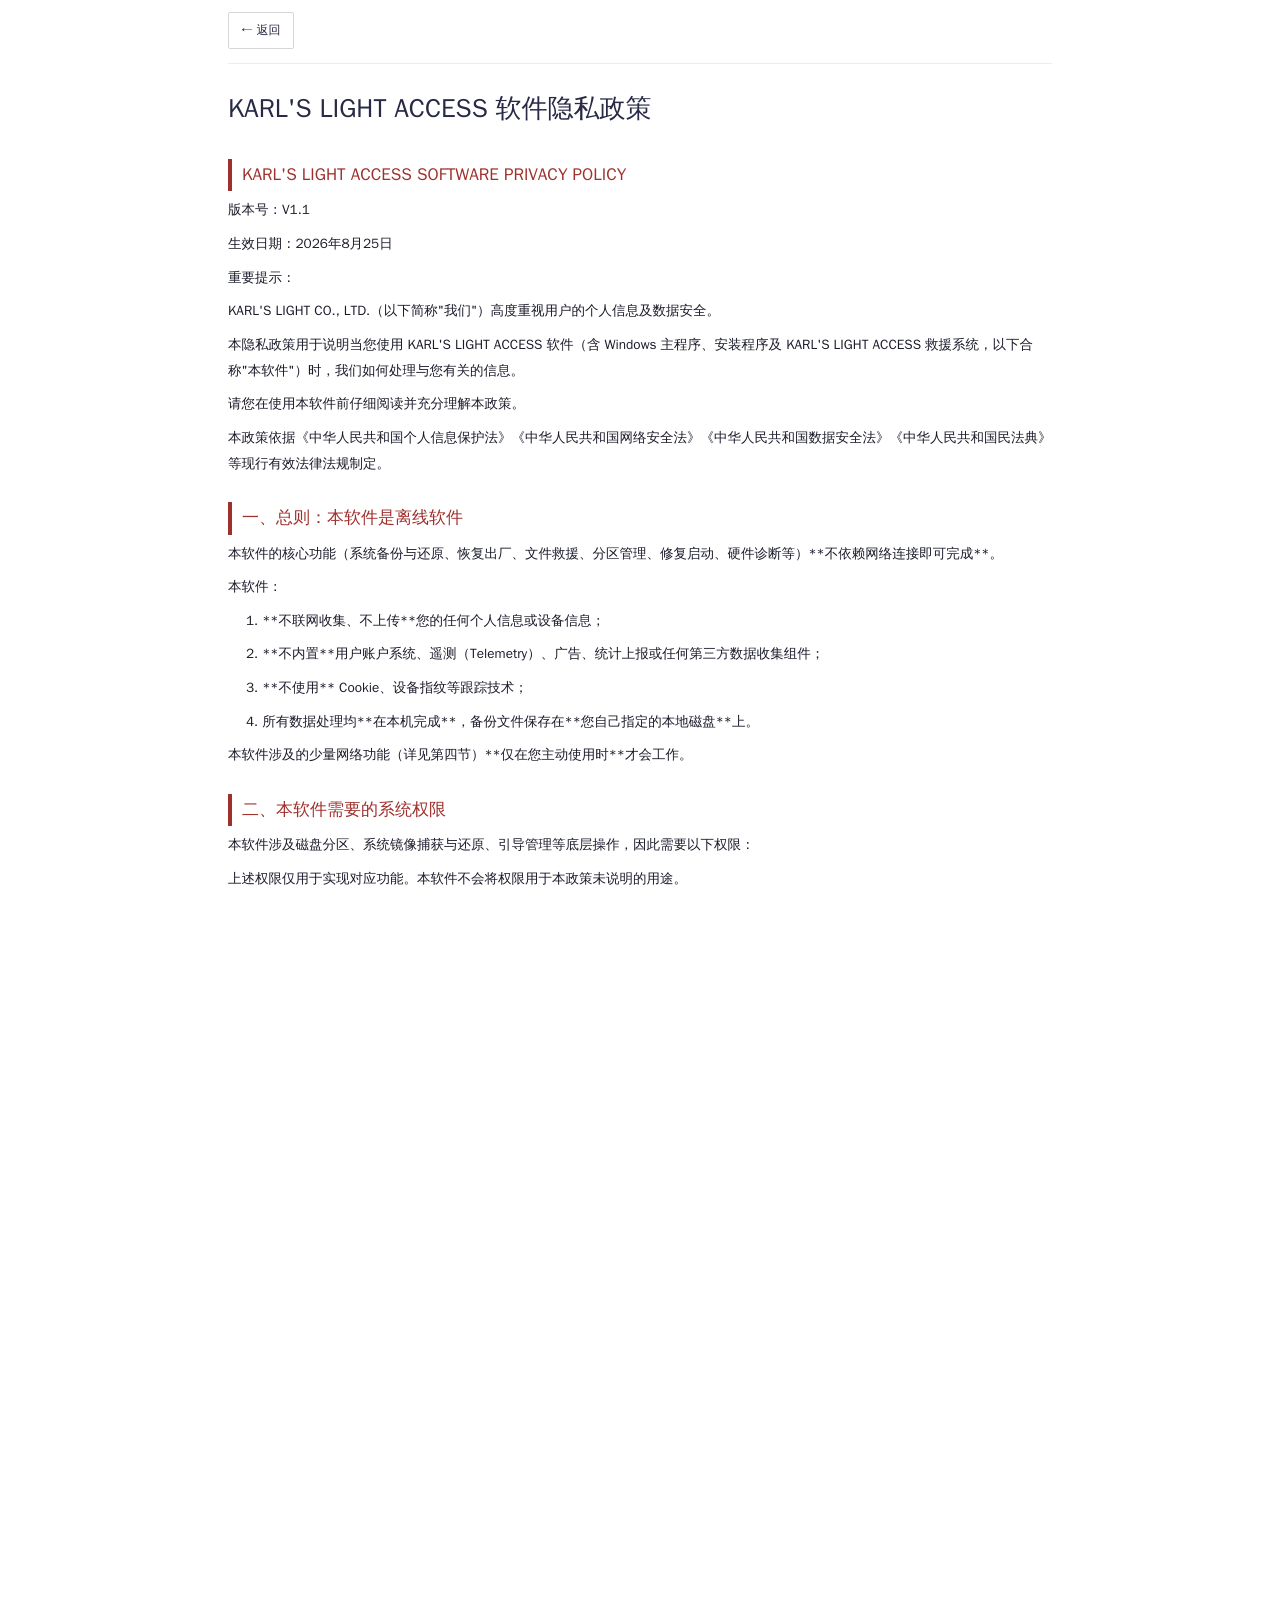
<file: kla/live/config/includes.chroot/opt/kla/www/privacy-zh.html>
﻿<!DOCTYPE html>
<html lang="zh-CN">
<head>
<meta charset="utf-8">
<title>软件隐私政策 — KARL'S LIGHT Access</title>
<link rel="stylesheet" href="app.css">
<style>
  body { background: #fff; display: block; overflow: auto; }
  .doc-wrap { max-width: 880px; margin: 0 auto; padding: 30px 28px 96px; color: var(--text); line-height: 1.9; }
  .doc-wrap h1 { font-size: 26px; font-weight: 300; color: var(--ksl-navy); margin-bottom: 4px; }
  .doc-wrap h2 { font-size: 17px; font-weight: bold; color: var(--ksl-red); margin: 26px 0 6px; padding-left: 10px; border-left: 4px solid var(--ksl-red); }
  .doc-wrap h3 { font-size: 15px; font-weight: bold; margin: 18px 0 4px; color: #333; }
  .doc-wrap p  { font-size: 13.5px; margin-bottom: 8px; }
  .doc-wrap .pad { padding-left: 18px; }
  .doc-wrap .meta { color: var(--text-soft); font-size: 13px; margin-bottom: 24px; padding-bottom: 14px; border-bottom: 1px solid var(--line); }
  .doc-wrap b { font-weight: bold; }
  .doc-wrap .backbar {
    position: sticky; top: 0; z-index: 10;
    background: rgba(255,255,255,.92); border-bottom: 1px solid var(--line-soft);
    padding: 10px 0 14px; margin: -30px 0 20px;
  }
  .doc-wrap .backbtn {
    display: inline-flex; align-items: center; gap: 6px;
    font: inherit; font-size: 12px;
    padding: 6px 12px; border: 1px solid var(--line); border-radius: 2px;
    background: #fff; color: var(--ksl-navy); cursor: pointer;
  }
  .doc-wrap .backbtn:hover { border-color: var(--ksl-red); color: var(--ksl-red); }
  .doc-wrap footer { border-top: 1px solid var(--line); margin-top: 40px; padding-top: 14px; font-size: 12px; color: var(--text-soft); }
</style>
</head>
<body>
<div class="doc-wrap">
  <div class="backbar"><button class="backbtn" onclick="history.length>1?history.back():location.href='index.html'">← 返回</button></div>
  <div id="docBody">正在加载…</div>
  <footer>© KARL'S LIGHT CO., LTD. All Rights Reserved. · Designed by KARL'S LIGHT in Guiyang</footer>
</div>
<script>
(function(){
  const src = document.title.indexOf('隐私') >= 0 ? 'privacy-zh.md' : 'eula-zh.md';
  fetch(src).then(r => r.ok ? r.text() : Promise.reject()).then(md => {
    const lines = md.replace(/\r\n?/g, '\n').split('\n');
    const out = [];
    let metaHtml = '';
    for (let i = 0; i < lines.length; i++) {
      let line = lines[i].replace(/\s+$/, '');
      if (!line) { out.push(''); continue; }
      if (line.startsWith('---')) continue;
      if (line.startsWith('|')) { while (i < lines.length && lines[i].startsWith('|')) i++; i--; continue; }
      let cls = '';
      if (line.startsWith('# ')) { out.push(`<h1>${escape_(line.slice(2).trim())}</h1>`); continue; }
      if (line.startsWith('## ')){ out.push(`<h2>${escape_(line.slice(3).trim())}</h2>`); continue; }
      if (line.startsWith('### ')){out.push(`<h3>${escape_(line.slice(4).trim())}</h3>`); continue; }
      if (/^\s*\d+\.\s/.test(line))  cls = 'pad';
      if (/^\s*（\d+）/.test(line))   cls = 'pad';
      if (line.startsWith('· ') || line.startsWith('- ')) cls = 'pad';
      if (line.startsWith('**') && line.endsWith('**')) {
        line = line.slice(2, -2).trim();
        out.push(`<p class="${cls}"><b>${escape_(line)}</b></p>`);
        continue;
      }
      // 在 H1 之后的第一对 **版本号 / 生效日期** 抽到 meta 栏更好看
      if (line.indexOf('版本号：') >= 0 || line.indexOf('生效日期：') >= 0) {
        metaHtml += (metaHtml ? '　·　' : '') + escape_(line);
        continue;
      }
      out.push(`<p class="${cls}">${escape_(line)}</p>`);
    }
    const meta = metaHtml ? `<div class="meta">${metaHtml}</div>` : '';
    document.getElementById('docBody').innerHTML = meta + out.join('\n');
  }).catch(() => {
    document.getElementById('docBody').innerHTML = '<p style="color:var(--err)">文档加载失败。请回到「关于」在模态窗口中查看。</p>';
  });
  function escape_(s){return String(s).replace(/[&<>"]/g,c=>({'&':'&amp;','<':'&lt;','>':'&gt;','"':'&quot;'}[c]));}
})();
</script>
</body>
</html>
</file>
<file: _backup_20260825_backup-engine/app.css>
/* ═══════════════════════════════════════════════════════════════
   KARL'S LIGHT ACCESS —— 视觉复刻 IBM Access 预桌面区域

   布局照抄原版：标题条 + 左侧分类导航 + 中部任务列表 + 右侧说明栏 + 底部状态条。
   配色换成 KARL'S LIGHT 自己的品牌色，取自 access wallpaper 1610.jpg
   （用 Import-BrandAssets.ps1 里同一张图按饱和度扫出来的实测值，不是目测）。

   美术资源全部走 assets/ 目录，替换文件即可换皮，不用改这里。
   ═══════════════════════════════════════════════════════════════ */

:root {
  /* ── 品牌色 ──
     壁纸里 34% 的面积是 #272946 的藏青，16% 是纯黑的上下横边，
     强调色是那个反复出现的砖红。三个值直接对应原图。 */
  --ksl-black:    #000000;
  --ksl-navy:     #272946;
  --ksl-navy-d:   #1a1c30;   /* 深一档：侧栏底部、行悬停 */
  --ksl-navy-l:   #363a5e;   /* 浅一档：暗底上的分隔线 */
  --ksl-red:      #9f302c;   /* 品牌红：选中态、强调、危险动作 */
  --ksl-red-l:    #c04b45;   /* 悬停 */
  --ksl-red-soft: #f7e9e8;   /* 亮底上的红色浅背景 */
  --ksl-grey:     #8e848d;   /* 原图那条浅色斜带 */

  /* ── 中性色 ── */
  --content-bg:   #ffffff;
  --help-bg:      #f5f4f6;
  --line:         #d8d4d9;
  --line-soft:    #eeecef;

  --text:         #1b1c2b;
  --text-soft:    #6b6674;
  --text-invert:  #ffffff;

  --ok:   #2e7d32;
  --warn: #a8730a;
  --err:  #9f302c;

  --row-h: 62px;
}

* { box-sizing: border-box; margin: 0; padding: 0; }
html, body { height: 100%; overflow: hidden; }

body {
  /* Arial 打头是时代感，CJK 由 Noto 兜底 */
  font: 13px/1.55 Arial, "Noto Sans CJK SC", "Microsoft YaHei", sans-serif;
  color: var(--text);
  background: var(--ksl-black);
  display: flex;
  flex-direction: column;
  user-select: none;
  cursor: default;
}

/* ══════════ 启动画面 ══════════ */
.splash {
  position: fixed; inset: 0; z-index: 100;
  background: var(--ksl-black) url("assets/wallpaper.jpg") center / contain no-repeat;
  display: flex; align-items: flex-end; justify-content: center;
  padding-bottom: 9vh;
  transition: opacity .35s ease;
}
.splash.gone { opacity: 0; pointer-events: none; }
/* 硬件检查文本框：壁纸底边上的半透明玻璃卡 */
.splash-box {
  display: flex; flex-direction: column; align-items: center; gap: 12px;
  min-width: 320px; padding: 18px 30px;
  background: rgba(10, 10, 16, .62);
  border: 1px solid rgba(255,255,255,.14);
  border-radius: 10px;
  backdrop-filter: blur(6px);
}
.splash-tip {
  color: #e8e6ee; font-size: 13px; letter-spacing: 1.5px;
  text-shadow: 0 1px 3px rgba(0,0,0,.9);
}
.splash-bar {
  width: 280px; height: 5px; border-radius: 3px;
  background: rgba(255,255,255,.16); overflow: hidden;
}
.splash-fill {
  height: 100%; width: 0%;
  border-radius: 3px;
  background: linear-gradient(90deg, var(--ksl-navy-l), #7ec8d8);
  transition: width .3s ease;
}

/* ══════════ 系统概况页 ══════════ */
.ov-loading { padding: 40px 10px; color: var(--text-soft); }
.ov-grid {
  display: grid; grid-template-columns: repeat(2, minmax(280px, 1fr));
  gap: 14px; padding: 18px 4px; align-items: stretch;
}
.ov-card {
  background: var(--content-bg);
  border: 1px solid var(--line-soft);
  border-radius: 8px;
  padding: 16px 18px;
  box-shadow: 0 1px 4px rgba(27,28,43,.05);
}
.ov-head-card {
  grid-column: 1 / -1;
  background: linear-gradient(135deg, var(--ksl-navy), var(--ksl-navy-d));
  border: none; color: #fff;
}
.ov-brand { font-size: 15px; letter-spacing: 1px; opacity: .85; }
.ov-model { font-size: 26px; font-weight: 300; margin: 4px 0 10px; letter-spacing: 1px; }
.ov-serial { font-size: 12.5px; opacity: .82; }
.ov-serial-val { font-family: Consolas, monospace; letter-spacing: .5px; }
.ov-title {
  font-size: 12px; color: var(--ksl-red); font-weight: bold;
  letter-spacing: 1px; margin-bottom: 10px;
  padding-bottom: 6px; border-bottom: 1px solid var(--line-soft);
}
.ov-line { font-size: 13px; padding: 5px 0; display: flex; align-items: baseline; }
.ov-line .ov-k {
  flex: 0 0 64px; color: var(--text-soft); font-size: 12px;
}
.ov-disk {
  display: flex; align-items: baseline; gap: 10px;
  padding: 6px 0; font-size: 13px;
  border-bottom: 1px dashed var(--line-soft);
}
.ov-disk:last-child { border-bottom: none; }
.ov-disk-name { font-family: Consolas, monospace; color: var(--ksl-navy); flex: 0 0 100px; }
.ov-disk-model { flex: 1; }
.ov-disk-kind { color: var(--text-soft); font-size: 12px; }
.ov-disk-size { font-weight: bold; }

/* ══════════ 顶部横幅 ══════════ */
.banner {
  flex: 0 0 auto;
  height: 62px;
  display: flex;
  align-items: center;
  justify-content: space-between;
  padding: 0 18px;
  color: var(--text-invert);
  background: var(--ksl-black);
  border-bottom: 2px solid var(--ksl-red);
}

.banner-left { display: flex; align-items: center; gap: 14px; }
/* logo.png 是白色描边 + 透明底，直接压在黑底上 */
.logo { height: 40px; width: auto; display: block; }

.wordmark { display: flex; flex-direction: column; line-height: 1.25; }
.wm-main {
  font-size: 17px; font-weight: bold;
  /* 原稿的字距拉得很开，是这套标识的识别点之一 */
  letter-spacing: 2.4px;
}
.wm-main em { font-style: normal; font-weight: normal; letter-spacing: 3px; }
.wm-sub { font-size: 11px; color: var(--ksl-grey); letter-spacing: 1.2px; }

.banner-right { display: flex; gap: 6px; }
.banner-btn {
  display: flex; align-items: center; gap: 6px;
  font: inherit; font-size: 12px;
  color: var(--text-invert);
  background: transparent;
  border: 1px solid #4a4655;
  border-radius: 2px;
  padding: 6px 11px;
  cursor: pointer;
}
.banner-btn:hover { background: var(--ksl-red); border-color: var(--ksl-red); }
.banner-btn:active { background: #7d2320; }

.ico16 { width: 14px; height: 14px; fill: currentColor; }

/* ══════════ 主体三栏 ══════════ */
.body { flex: 1 1 auto; display: flex; min-height: 0; }

/* ── 左：分类导航 ── */
.sidebar {
  flex: 0 0 196px;
  background: var(--ksl-navy);
  color: var(--text-invert);
  display: flex;
  flex-direction: column;
}
.sidebar ul { list-style: none; padding: 10px 0 0; flex: 1 1 auto; overflow-y: auto; }

.nav-item {
  display: flex; align-items: center; gap: 10px;
  padding: 11px 14px;
  cursor: pointer;
  border-left: 3px solid transparent;
  font-size: 13px;
}
.nav-item:hover { background: var(--ksl-navy-d); }
.nav-item.active {
  background: var(--content-bg);
  color: var(--text);
  border-left-color: var(--ksl-red);
  font-weight: bold;
}
.nav-item .ico24 { width: 20px; height: 20px; fill: currentColor; flex: 0 0 auto; opacity: .85; }
.nav-item.active .ico24 { fill: var(--ksl-red); opacity: 1; }
.nav-item .count { margin-left: auto; font-size: 11px; opacity: .6; font-weight: normal; }

.sidebar-foot {
  flex: 0 0 auto;
  padding: 10px 14px;
  border-top: 1px solid var(--ksl-navy-l);
  font-size: 11px;
  color: var(--ksl-grey);
}
.machine { white-space: nowrap; overflow: hidden; text-overflow: ellipsis; }
.version { margin-top: 3px; opacity: .8; }

/* ── 中：内容区 ── */
.content {
  flex: 1 1 auto; min-width: 0;
  background: var(--content-bg);
  display: flex; flex-direction: column;
}
.content-head {
  flex: 0 0 auto;
  display: flex; align-items: flex-start; gap: 12px;
  padding: 16px 24px 12px;
  border-bottom: 1px solid var(--line);
}
.ch-text { min-width: 0; }
.content-head h2 { font-size: 19px; font-weight: bold; color: var(--ksl-navy); }
.content-head p { margin-top: 3px; font-size: 12px; color: var(--text-soft); }

.backbtn {
  font: inherit; font-size: 12px;
  color: var(--ksl-navy); background: transparent;
  border: 1px solid var(--line); border-radius: 2px;
  padding: 5px 10px; cursor: pointer; margin-top: 2px;
}
.backbtn:hover { border-color: var(--ksl-red); color: var(--ksl-red); }

.content-body { flex: 1 1 auto; min-height: 0; display: flex; flex-direction: column; }

/* ── 任务列表 ── */
.tasks { list-style: none; flex: 1 1 auto; overflow-y: auto; padding: 8px 0; }

.task {
  display: flex; align-items: flex-start; gap: 13px;
  min-height: var(--row-h);
  padding: 13px 24px;
  cursor: pointer;
  border-bottom: 1px solid var(--line-soft);
}
.task:hover:not(.disabled) { background: var(--ksl-red-soft); }
.task:active:not(.disabled) { background: #f0d9d7; }
.task.disabled { opacity: .45; cursor: not-allowed; }

.task .ico32 { width: 26px; height: 26px; margin-top: 1px; fill: var(--ksl-navy); flex: 0 0 auto; }
.task:hover:not(.disabled) .ico32 { fill: var(--ksl-red); }
.task.disabled .ico32 { fill: var(--text-soft); }

.task-text { min-width: 0; }
.task-title { font-size: 14px; font-weight: bold; margin-bottom: 2px; }
.task-desc  { font-size: 12px; color: var(--text-soft); }

.task-tag {
  margin-left: auto; align-self: center; flex: 0 0 auto;
  font-size: 11px; padding: 2px 8px; border-radius: 2px;
  background: var(--ksl-red-soft); color: var(--ksl-red);
  white-space: nowrap;
}
.task-tag.ready { background: #e6f0e7; color: var(--ok); }

/* ── 右：说明栏 ── */
.helppane {
  flex: 0 0 232px;
  background: var(--help-bg);
  border-left: 1px solid var(--line);
  padding: 18px;
  overflow-y: auto;
}
.helppane h3 {
  font-size: 12px; text-transform: uppercase; letter-spacing: .7px;
  color: var(--text-soft); font-weight: bold; margin-bottom: 9px;
}
.help-body { font-size: 12px; line-height: 1.65; }
.help-body .ht { font-weight: bold; margin-bottom: 5px; display: block; color: var(--ksl-navy); }
.help-body .hnote {
  margin-top: 11px; padding: 9px 10px;
  background: #fdf6e3; border-left: 3px solid var(--warn); font-size: 11.5px;
}
.help-body .hwarn {
  margin-top: 11px; padding: 9px 10px;
  background: var(--ksl-red-soft); border-left: 3px solid var(--ksl-red); font-size: 11.5px;
}

/* ══════════ 底部状态条 ══════════ */
.statusbar {
  flex: 0 0 auto;
  height: 30px;
  display: flex; align-items: center; gap: 20px;
  padding: 0 18px;
  background: var(--ksl-black);
  font-size: 11.5px;
  color: var(--ksl-grey);
  overflow: hidden;
}
.st-item { display: flex; align-items: center; gap: 6px; white-space: nowrap; }
.st-item b { color: #fff; font-weight: normal; }
.dot { width: 8px; height: 8px; border-radius: 50%; background: var(--ksl-grey); flex: 0 0 auto; }
.dot.ok { background: #4caf50; }
.dot.warn { background: #d99a1a; }
.dot.err { background: var(--ksl-red-l); }

/* ═══════════════════════════════════════════════════════════════
   功能向导（文件救援等）
   原版每个任务点进去都是一路「下一步」到底，这里沿用同样的节奏：
   顶部步骤条 + 中间工作区 + 底部动作条，动作条永远在同一个位置。
   ═══════════════════════════════════════════════════════════════ */
.wizard { display: flex; flex-direction: column; flex: 1 1 auto; min-height: 0; }

.steps {
  flex: 0 0 auto;
  display: flex; gap: 0;
  padding: 12px 24px 0;
  border-bottom: 1px solid var(--line);
}
.step {
  display: flex; align-items: center; gap: 7px;
  padding: 6px 16px 10px 0; margin-right: 16px;
  font-size: 12px; color: var(--text-soft);
  border-bottom: 2px solid transparent; margin-bottom: -1px;
}
.step .num {
  width: 19px; height: 19px; border-radius: 50%;
  background: var(--line); color: #fff;
  display: flex; align-items: center; justify-content: center;
  font-size: 11px; flex: 0 0 auto;
}
.step.active { color: var(--ksl-red); font-weight: bold; border-bottom-color: var(--ksl-red); }
.step.active .num { background: var(--ksl-red); }
.step.done { color: var(--ok); }
.step.done .num { background: var(--ok); }

.wiz-body { flex: 1 1 auto; overflow-y: auto; padding: 16px 24px; min-height: 0; }
.wiz-hint { font-size: 12px; color: var(--text-soft); margin-bottom: 12px; }

.wiz-foot {
  flex: 0 0 auto;
  display: flex; align-items: center; gap: 10px;
  padding: 12px 24px;
  border-top: 1px solid var(--line);
  background: #fafafb;
}
.wiz-foot .spacer { flex: 1 1 auto; }
.wiz-foot .summary { font-size: 12px; color: var(--text-soft); }

.btn {
  font: inherit; font-size: 13px;
  padding: 8px 20px; border-radius: 2px; cursor: pointer;
  border: 1px solid var(--line); background: #fff; color: var(--text);
}
.btn:hover:not(:disabled) { border-color: var(--ksl-navy); }
.btn:disabled { opacity: .4; cursor: not-allowed; }
.btn.primary { background: var(--ksl-red); border-color: var(--ksl-red); color: #fff; font-weight: bold; }
.btn.primary:hover:not(:disabled) { background: var(--ksl-red-l); border-color: var(--ksl-red-l); }
.btn.ghost { background: transparent; }

/* ── 卷选择 ── */
.vol-list { display: flex; flex-direction: column; gap: 8px; }
.vol-disk {
  font-size: 11px; color: var(--text-soft);
  text-transform: uppercase; letter-spacing: .6px;
  margin: 10px 0 2px; padding-bottom: 4px; border-bottom: 1px solid var(--line-soft);
}
.vol-disk:first-child { margin-top: 0; }

.vol {
  display: flex; align-items: center; gap: 12px;
  padding: 11px 14px;
  border: 1px solid var(--line); border-radius: 2px;
  cursor: pointer;
}
.vol:hover:not(.disabled) { border-color: var(--ksl-red); background: var(--ksl-red-soft); }
.vol.sel { border-color: var(--ksl-red); background: var(--ksl-red-soft); box-shadow: inset 0 0 0 1px var(--ksl-red); }
.vol.disabled { opacity: .45; cursor: not-allowed; background: #f7f6f8; }
.vol .ico32 { width: 24px; height: 24px; fill: var(--ksl-navy); flex: 0 0 auto; }
.vol-name { font-weight: bold; font-size: 13px; }
.vol-meta { font-size: 11.5px; color: var(--text-soft); margin-top: 1px; }
.vol-tag {
  margin-left: auto; font-size: 11px; padding: 2px 8px; border-radius: 2px;
  background: #f0eef1; color: var(--text-soft); white-space: nowrap;
}
.vol-tag.warn { background: #fdf6e3; color: var(--warn); }
.vol-tag.err  { background: var(--ksl-red-soft); color: var(--ksl-red); }

/* ── 文件浏览 ── */
.brow { display: flex; flex-direction: column; height: 100%; min-height: 0; }
.crumbs {
  flex: 0 0 auto;
  display: flex; align-items: center; flex-wrap: wrap; gap: 3px;
  font-size: 12px; margin-bottom: 8px;
}
.crumb { color: var(--ksl-navy); cursor: pointer; padding: 2px 5px; border-radius: 2px; }
.crumb:hover { background: var(--ksl-red-soft); color: var(--ksl-red); }
.crumb.cur { color: var(--text-soft); cursor: default; }
.crumb.cur:hover { background: transparent; color: var(--text-soft); }
.crumbs .sep { color: var(--line); }

.flist {
  flex: 1 1 auto; overflow-y: auto; min-height: 0;
  border: 1px solid var(--line); border-radius: 2px;
}
.frow {
  display: flex; align-items: center; gap: 10px;
  padding: 6px 12px;
  border-bottom: 1px solid var(--line-soft);
  font-size: 12.5px;
}
.frow:last-child { border-bottom: none; }
.frow:hover { background: #faf9fb; }
.frow.picked { background: var(--ksl-red-soft); }
.frow input[type=checkbox] { flex: 0 0 auto; width: 14px; height: 14px; cursor: pointer; accent-color: var(--ksl-red); }
.frow .ico16 { fill: var(--ksl-navy); opacity: .75; flex: 0 0 auto; }
.fname { flex: 1 1 auto; min-width: 0; overflow: hidden; text-overflow: ellipsis; white-space: nowrap; }
.frow.dir .fname { cursor: pointer; color: var(--ksl-navy); font-weight: bold; }
.frow.dir .fname:hover { color: var(--ksl-red); text-decoration: underline; }
.fsize { flex: 0 0 auto; font-size: 11.5px; color: var(--text-soft); font-variant-numeric: tabular-nums; }

.empty { padding: 30px; text-align: center; color: var(--text-soft); font-size: 12.5px; }
.errbox {
  padding: 12px 14px; border-left: 3px solid var(--ksl-red);
  background: var(--ksl-red-soft); font-size: 12.5px;
}

/* 已选清单 */
.picked-bar {
  flex: 0 0 auto; margin-top: 8px;
  border: 1px solid var(--line); border-radius: 2px;
  max-height: 118px; display: flex; flex-direction: column;
}
.picked-head {
  flex: 0 0 auto;
  display: flex; align-items: center; gap: 8px;
  padding: 6px 12px; background: #fafafb;
  border-bottom: 1px solid var(--line-soft);
  font-size: 11.5px; color: var(--text-soft);
}
.picked-head b { color: var(--text); }
.picked-head .clear { margin-left: auto; color: var(--ksl-red); cursor: pointer; }
.picked-head .clear:hover { text-decoration: underline; }
.picked-items { overflow-y: auto; padding: 4px 0; }
.picked-item {
  display: flex; align-items: center; gap: 8px;
  padding: 3px 12px; font-size: 11.5px;
}
.picked-item .p { flex: 1 1 auto; min-width: 0; overflow: hidden; text-overflow: ellipsis;
                  white-space: nowrap; direction: rtl; text-align: left; }
.picked-item .x { color: var(--ksl-red); cursor: pointer; flex: 0 0 auto; padding: 0 3px; }

/* ── 进度 ── */
.prog-wrap { max-width: 640px; }
.prog-title { font-size: 15px; font-weight: bold; margin-bottom: 4px; }
.prog-cur {
  font-size: 12px; color: var(--text-soft); margin-bottom: 14px;
  height: 1.5em; overflow: hidden; text-overflow: ellipsis;
  white-space: nowrap; direction: rtl; text-align: left;
}
.bar {
  height: 20px; background: #eceaef;
  border: 1px solid var(--line); border-radius: 2px; overflow: hidden;
}
.bar > i {
  display: block; height: 100%; width: 0;
  background: var(--ksl-red);
  transition: width .3s ease;
}
.bar.indet > i {
  width: 35%;
  background: linear-gradient(90deg, transparent, var(--ksl-red), transparent);
  animation: sweep 1.1s linear infinite;
}
@keyframes sweep { from { margin-left: -35%; } to { margin-left: 100%; } }
.bar.ok > i   { background: var(--ok); }
.bar.err > i  { background: var(--ksl-red); }

.prog-nums {
  display: flex; gap: 26px; margin-top: 12px;
  font-size: 12px; color: var(--text-soft);
}
.prog-nums b { display: block; color: var(--text); font-size: 15px; font-weight: bold;
               font-variant-numeric: tabular-nums; }

.errlist {
  margin-top: 16px; border: 1px solid var(--line); border-radius: 2px;
  max-height: 190px; overflow-y: auto;
}
.errlist .eh {
  padding: 6px 12px; background: var(--ksl-red-soft);
  color: var(--ksl-red); font-size: 11.5px; font-weight: bold;
  position: sticky; top: 0;
}
.errlist .er { padding: 5px 12px; font-size: 11.5px; border-bottom: 1px solid var(--line-soft); }
.errlist .er .ep { color: var(--text); }
.errlist .er .em { color: var(--text-soft); }

/* ── 恢复出厂 / 从备份还原 向导：时间线 + 确认卡片 ── */
.timeline {
  max-height: 360px; overflow-y: auto;
  border: 1px solid var(--line); border-radius: 2px;
}
.chain-head {
  padding: 6px 12px; background: var(--bg-soft, #f5f5f5);
  font-size: 11.5px; color: var(--text-soft);
  border-bottom: 1px solid var(--line-soft);
  position: sticky; top: 0;
}
.timeline-row {
  display: flex; align-items: center; gap: 10px;
  padding: 8px 12px; cursor: pointer;
  border-bottom: 1px solid var(--line-soft);
}
.timeline-row:hover { background: var(--bg-hover, #f0f7ff); }
.timeline-row.sel { background: var(--ksl-blue-soft, #e6f0ff); }
.timeline-row .tl-name { font-size: 13px; font-weight: 500; }
.timeline-row .tl-meta { font-size: 11px; color: var(--text-soft); margin-top: 2px; }

.confirm-box {
  border: 1px solid var(--line); border-radius: 2px;
  margin-top: 8px;
}
.conf-row {
  display: flex; padding: 8px 14px;
  border-bottom: 1px solid var(--line-soft);
  font-size: 13px;
}
.conf-row:last-child { border-bottom: none; }
.conf-row span {
  flex: 0 0 130px; color: var(--text-soft); font-size: 12px;
}
.conf-row b { font-weight: 500; color: var(--text); }

/* ══════════ 新功能向导样式 ══════════ */

/* 工具选择卡片（数据恢复 / 内存测试方式选择） */
.tool-pick { display: flex; gap: 12px; margin-top: 10px; }
.tool-opt {
  flex: 1; padding: 16px; border: 2px solid var(--line); border-radius: 4px;
  cursor: pointer; transition: border-color .15s, background .15s;
}
.tool-opt:hover { border-color: var(--ksl-red); background: var(--ksl-red-soft); }
.tool-opt .tool-title { font-size: 14px; font-weight: 600; color: var(--text); margin-bottom: 4px; }
.tool-opt .tool-desc { font-size: 12px; color: var(--text-soft); }

/* 数据展示块（SMART / 传感器输出） */
.data-block { margin-top: 12px; }
.data-block .db-head {
  font-size: 12px; font-weight: 600; color: var(--text-soft);
  margin-bottom: 4px; text-transform: uppercase; letter-spacing: .5px;
}
.data-pre {
  background: var(--ksl-navy-d); color: #d8d8e8;
  padding: 10px 12px; border-radius: 4px;
  font: 11px/1.5 'Courier New', monospace; white-space: pre-wrap;
  word-break: break-all; max-height: 240px; overflow-y: auto;
}

/* SMB 共享表单 */
.form-grid { display: grid; gap: 10px; margin-top: 10px; max-width: 400px; }
.form-grid label {
  display: flex; flex-direction: column; gap: 3px;
  font-size: 12px; color: var(--text-soft);
}
.form-grid input {
  font: inherit; font-size: 13px; padding: 7px 10px;
  border: 1px solid var(--line); border-radius: 2px;
}

/* 共享列表 */
.share-list { margin-top: 10px; }
.share-row {
  display: flex; align-items: center; gap: 12px;
  padding: 10px 14px; border: 1px solid var(--line-soft); border-radius: 4px;
  margin-bottom: 6px;
}
.share-row .share-name { font-weight: 600; color: var(--text); flex: 0 0 auto; }
.share-row .share-meta { flex: 1; font-size: 12px; color: var(--text-soft); }

/* ══════════ 全局模态：关于 / 帮助 / 协议 ══════════ */
.modal-overlay {
  position: fixed; inset: 0; z-index: 9000;
  background: rgba(0, 0, 0, .65);
  display: flex; align-items: center; justify-content: center;
  padding: 3vh 3vw;
}
.modal {
  background: var(--content-bg);
  width: 100%;
  max-width: 680px;
  max-height: 94vh;
  display: flex; flex-direction: column;
  border-radius: 3px;
  box-shadow: 0 20px 70px rgba(0,0,0,.6);
  overflow: hidden;
}
.modal.wide { max-width: 960px; }
.modal-head {
  flex: 0 0 auto;
  display: flex; align-items: center; gap: 12px;
  padding: 16px 22px;
  border-bottom: 2px solid var(--ksl-red);
  background: var(--ksl-black);
  color: var(--text-invert);
}
.modal-head h3 {
  font-size: 16px; font-weight: 600; letter-spacing: 1px;
  flex: 1 1 auto;
}
.modal-close {
  background: transparent; border: 1px solid #4a4655; color: var(--text-invert);
  width: 30px; height: 30px; border-radius: 2px; cursor: pointer;
  font-size: 16px; line-height: 1;
}
.modal-close:hover { background: var(--ksl-red); border-color: var(--ksl-red); }

.modal-body {
  flex: 1 1 auto;
  overflow-y: auto;
  padding: 24px 28px;
  color: var(--text);
  line-height: 1.75;
}
.modal-body.about-body { text-align: center; }
.modal-body .brand-row {
  display: flex; align-items: center; justify-content: center; gap: 16px;
  margin-bottom: 14px;
}
.modal-body .brand-row img { height: 64px; }
.modal-body .about-name { font-size: 22px; font-weight: bold; letter-spacing: 2px; color: var(--ksl-navy); }
.modal-body .about-sub { font-size: 14px; color: var(--text-soft); letter-spacing: 1.2px; }
.modal-body .about-ver {
  font-size: 18px; font-weight: 300; color: var(--ksl-red);
  margin: 14px 0 18px;
}
.modal-body .about-copy { font-size: 14px; line-height: 1.9; }
.modal-body .about-copy .sub { color: var(--text-soft); font-size: 13px; }
.modal-body .link-list {
  text-align: left;
  max-width: 420px; margin: 22px auto 0;
  border-top: 1px solid var(--line-soft);
  padding-top: 14px;
}
.modal-body .link-list a {
  display: flex; justify-content: space-between; align-items: center;
  padding: 9px 4px;
  border-bottom: 1px solid var(--line-soft);
  text-decoration: none; color: var(--text); font-size: 13px;
}
.modal-body .link-list a:hover { color: var(--ksl-red); background: var(--ksl-red-soft); padding-left: 10px; padding-right: 10px; }
.modal-body .link-list a .lbl { color: var(--text-soft); font-size: 12px; }
.modal-body .link-list a:hover .lbl { color: var(--ksl-red); }

.modal-body.legal-body h1 {
  font-size: 22px; font-weight: 300; color: var(--ksl-navy);
  margin-bottom: 4px;
}
.modal-body.legal-body h2 {
  font-size: 16px; font-weight: bold; color: var(--ksl-red);
  margin: 18px 0 6px;
}
.modal-body.legal-body h3 { font-size: 14px; font-weight: bold; margin: 14px 0 4px; }
.modal-body.legal-body p { margin-bottom: 8px; font-size: 13px; }
.modal-body.legal-body b { font-weight: bold; }
.modal-body.legal-body .pad { padding-left: 18px; }

.modal-foot {
  flex: 0 0 auto;
  padding: 12px 22px;
  background: var(--help-bg);
  border-top: 1px solid var(--line);
  display: flex; justify-content: flex-end; gap: 8px;
}
.mbtn {
  font: inherit; font-size: 13px;
  padding: 7px 18px;
  border-radius: 2px;
  border: 1px solid var(--line);
  background: #fff;
  color: var(--text);
  cursor: pointer;
}
.mbtn:hover { border-color: var(--ksl-red); color: var(--ksl-red); }
.mbtn.primary {
  background: var(--ksl-red);
  border-color: var(--ksl-red);
  color: #fff;
}
.mbtn.primary:hover { background: var(--ksl-red-l); border-color: var(--ksl-red-l); color: #fff; }

/* 侧边栏底部版本行变可点击「关于」入口 */
.sidebar-foot { cursor: pointer; transition: background .15s; }
.sidebar-foot:hover { background: var(--ksl-navy-d); color: var(--text-invert); }
.sidebar-foot:hover .version { color: #f7c9c7; }

/* ══════════ 低分辨率适配 ══════════
   救援环境常常跑在 1024×768（无显卡驱动时的保底分辨率），
   这个尺寸下右侧说明栏必须让位。 */
@media (max-width: 1100px) {
  .helppane { display: none; }
  .sidebar { flex-basis: 170px; }
}
@media (max-height: 700px) {
  .banner { height: 52px; }
  .logo { height: 32px; }
  :root { --row-h: 54px; }
  .task { padding: 10px 20px; }
  .picked-bar { max-height: 86px; }
}

/* ══ 首次进入：救援目标选择（Windows / Linux）══ */
.mode-pick {
  position: fixed; inset: 0; z-index: 300;
  background: rgba(8, 10, 20, .82);
  display: flex; align-items: center; justify-content: center;
}
.mode-pick[hidden] { display: none; }
.mode-box {
  background: var(--ksl-navy-d, #171a2e);
  border: 1px solid var(--line, #2a2d44);
  border-radius: 10px;
  padding: 36px 40px 32px;
  width: min(680px, 92vw);
  text-align: center;
}
.mode-title { font-size: 24px; font-weight: 300; color: #fff; letter-spacing: 1px; }
.mode-sub { font-size: 12.5px; color: var(--text-soft, #9aa2b8); margin: 10px 0 26px; }
.mode-cards { display: flex; gap: 18px; justify-content: center; }
.mode-card {
  flex: 1; max-width: 280px;
  background: rgba(255,255,255,.04);
  border: 1px solid var(--line, #2a2d44);
  border-radius: 8px;
  padding: 26px 18px 22px;
  cursor: pointer;
  color: var(--text, #e8e8f0);
  font: inherit;
  transition: border-color .15s, background .15s, transform .15s;
}
.mode-card:hover {
  border-color: var(--ksl-red, #ff4d5f);
  background: rgba(255,77,95,.08);
  transform: translateY(-2px);
}
.mode-card .mode-ico { width: 44px; height: 44px; fill: var(--ksl-red, #ff4d5f); }
.mode-card .mc-title { font-size: 19px; margin: 12px 0 8px; color: #fff; }
.mode-card .mc-desc { font-size: 12px; color: var(--text-soft, #9aa2b8); line-height: 1.7; }
</file>
<file: kla/live/config/includes.chroot/opt/kla/www/app.css>
/* ═══════════════════════════════════════════════════════════════
   KARL'S LIGHT ACCESS —— 视觉复刻 IBM Access 预桌面区域

   布局照抄原版：标题条 + 左侧分类导航 + 中部任务列表 + 右侧说明栏 + 底部状态条。
   配色换成 KARL'S LIGHT 自己的品牌色，取自 access wallpaper 1610.jpg
   （用 Import-BrandAssets.ps1 里同一张图按饱和度扫出来的实测值，不是目测）。

   美术资源全部走 assets/ 目录，替换文件即可换皮，不用改这里。
   ═══════════════════════════════════════════════════════════════ */

:root {
  /* ── 品牌色 ──
     壁纸里 34% 的面积是 #272946 的藏青，16% 是纯黑的上下横边，
     强调色是那个反复出现的砖红。三个值直接对应原图。 */
  --ksl-black:    #000000;
  --ksl-navy:     #272946;
  --ksl-navy-d:   #1a1c30;   /* 深一档：侧栏底部、行悬停 */
  --ksl-navy-l:   #363a5e;   /* 浅一档：暗底上的分隔线 */
  --ksl-red:      #9f302c;   /* 品牌红：选中态、强调、危险动作 */
  --ksl-red-l:    #c04b45;   /* 悬停 */
  --ksl-red-soft: #f7e9e8;   /* 亮底上的红色浅背景 */
  --ksl-grey:     #8e848d;   /* 原图那条浅色斜带 */

  /* ── 中性色 ── */
  --content-bg:   #ffffff;
  --help-bg:      #f5f4f6;
  --line:         #d8d4d9;
  --line-soft:    #eeecef;

  --text:         #1b1c2b;
  --text-soft:    #6b6674;
  --text-invert:  #ffffff;

  --ok:   #2e7d32;
  --warn: #a8730a;
  --err:  #9f302c;

  --row-h: 62px;
}

* { box-sizing: border-box; margin: 0; padding: 0; }
html, body { height: 100%; overflow: hidden; }

body {
  /* 救援系统是 Debian Live，Arial 字体大概率没有安装。把 Arial 放在最前面会
     导致 Chromium 尝试用它画中文 → CJK 字形缺失画方框（tofu）。
     改为：CJK 字体（Noto Sans CJK / 文泉驿正黑 / 思源黑体 / 微软雅黑）优先，
     英文字形由这些字体的 Latin 子集画（和 Arial 视觉差异不大，不影响品牌感，
     但彻底消除中文方框乱码）。 */
  font: 13px/1.55 "Noto Sans CJK SC", "WenQuanYi Zen Hei", "Source Han Sans CN",
        "Microsoft YaHei", "PingFang SC", "Hiragino Sans GB", Arial, sans-serif;
  color: var(--text);
  background: var(--ksl-black);
  display: flex;
  flex-direction: column;
  user-select: none;
  cursor: default;
}

/* ══════════ 启动画面 ══════════ */
.splash {
  position: fixed; inset: 0; z-index: 100;
  background: var(--ksl-black) url("assets/wallpaper.jpg") center / contain no-repeat;
  display: flex; align-items: flex-end; justify-content: center;
  padding-bottom: 9vh;
  transition: opacity .35s ease;
}
.splash.gone { opacity: 0; pointer-events: none; }
/* 硬件检查文本框：壁纸底边上的半透明玻璃卡 */
.splash-box {
  display: flex; flex-direction: column; align-items: center; gap: 12px;
  min-width: 320px; padding: 18px 30px;
  background: rgba(10, 10, 16, .62);
  border: 1px solid rgba(255,255,255,.14);
  border-radius: 10px;
  backdrop-filter: blur(6px);
}
.splash-tip {
  color: #e8e6ee; font-size: 13px; letter-spacing: 1.5px;
  text-shadow: 0 1px 3px rgba(0,0,0,.9);
}
.splash-bar {
  width: 280px; height: 5px; border-radius: 3px;
  background: rgba(255,255,255,.16); overflow: hidden;
}
.splash-fill {
  height: 100%; width: 0%;
  border-radius: 3px;
  background: linear-gradient(90deg, var(--ksl-navy-l), #7ec8d8);
  transition: width .3s ease;
}

/* ══════════ 系统概况页 ══════════ */
.ov-loading { padding: 40px 10px; color: var(--text-soft); }
.ov-grid {
  display: grid; grid-template-columns: repeat(2, minmax(280px, 1fr));
  gap: 14px; padding: 18px 4px; align-items: stretch;
}
.ov-card {
  background: var(--content-bg);
  border: 1px solid var(--line-soft);
  border-radius: 8px;
  padding: 16px 18px;
  box-shadow: 0 1px 4px rgba(27,28,43,.05);
}
.ov-head-card {
  grid-column: 1 / -1;
  background: linear-gradient(135deg, var(--ksl-navy), var(--ksl-navy-d));
  border: none; color: #fff;
}
.ov-brand { font-size: 15px; letter-spacing: 1px; opacity: .85; }
.ov-model { font-size: 26px; font-weight: 300; margin: 4px 0 10px; letter-spacing: 1px; }
.ov-serial { font-size: 12.5px; opacity: .82; }
.ov-serial-val { font-family: Consolas, monospace; letter-spacing: .5px; }
.ov-title {
  font-size: 12px; color: var(--ksl-red); font-weight: bold;
  letter-spacing: 1px; margin-bottom: 10px;
  padding-bottom: 6px; border-bottom: 1px solid var(--line-soft);
}
.ov-line { font-size: 13px; padding: 5px 0; display: flex; align-items: baseline; }
.ov-line .ov-k {
  flex: 0 0 64px; color: var(--text-soft); font-size: 12px;
}
.ov-disk {
  display: flex; align-items: baseline; gap: 10px;
  padding: 6px 0; font-size: 13px;
  border-bottom: 1px dashed var(--line-soft);
}
.ov-disk:last-child { border-bottom: none; }
.ov-disk-name { font-family: Consolas, monospace; color: var(--ksl-navy); flex: 0 0 100px; }
.ov-disk-model { flex: 1; }
.ov-disk-kind { color: var(--text-soft); font-size: 12px; }
.ov-disk-size { font-weight: bold; }
.ov-disk-sub { color: var(--text-soft); font-size: 11.5px; flex: 1 1 100%; padding-top: 2px; }

/* ── 系统概况：顶部 5 张实时图谱卡（类 Windows 任务管理器·性能页） ── */
.ov-metrics-row {
  display: grid;
  grid-template-columns: repeat(5, minmax(190px, 1fr));
  gap: 10px;
  padding: 16px 4px 4px;
}
.ov-metric-card {
  background: var(--content-bg);
  border: 1px solid var(--line-soft);
  border-radius: 8px;
  padding: 12px 14px 14px;
  box-shadow: 0 1px 4px rgba(27,28,43,.05);
  display: flex; flex-direction: column; gap: 8px;
}
.ov-metric-head {
  display: flex; align-items: center; gap: 8px;
}
.ov-metric-title {
  flex: 1 1 auto; min-width: 0;
  font-size: 12px; color: var(--text-soft); letter-spacing: .5px;
  overflow: hidden; text-overflow: ellipsis; white-space: nowrap;
}
.ov-metric-pct {
  font-size: 18px; font-weight: 300; color: var(--ksl-navy);
  font-variant-numeric: tabular-nums; letter-spacing: -.3px;
  flex: 0 0 auto;
}
.ov-metric-spark {
  width: 100%; height: 34px;
  border-radius: 4px;
  background: linear-gradient(180deg, #fafbff, #f2f3fa);
  overflow: hidden;
}
.ov-metric-spark .sparkline { width: 100%; height: 100%; display: block; }
.ov-metric-bar {
  height: 4px; border-radius: 2px;
  background: #ece9ef; overflow: hidden;
}
.ov-metric-barfill {
  display: block; height: 100%; width: 0;
  background: linear-gradient(90deg, var(--ksl-navy-l), var(--ksl-red));
  transition: width .25s ease;
}
/* 按 data-ovm 五种类型换进度条主色，和 sparkline 内色板一致 */
.ov-metric-card[data-ovm="cpu"]  .ov-metric-barfill { background: linear-gradient(90deg, #4ea1ff, #2e78cc); }
.ov-metric-card[data-ovm="mem"]  .ov-metric-barfill { background: linear-gradient(90deg, #ff9f43, #d87b1f); }
.ov-metric-card[data-ovm="gpu"]  .ov-metric-barfill { background: linear-gradient(90deg, #8b5cf6, #6a3cc9); }
.ov-metric-card[data-ovm="disk"] .ov-metric-barfill { background: linear-gradient(90deg, #24c08b, #168e66); }
.ov-metric-card[data-ovm="net"]  .ov-metric-barfill { background: linear-gradient(90deg, #e45858, #b53a3a); }
.ov-metric-extra {
  font-size: 11px; color: var(--text-soft);
  min-height: 1.4em; line-height: 1.3;
  word-break: break-all;
}

/* ── 机型名片副行 / 辅助小文字 ── */
.ov-sub-row { font-size: 12.5px; opacity: .85; margin-top: 2px; letter-spacing: .4px; }
.ov-sub { font-size: 11.5px; color: var(--text-soft); padding-left: 64px; }

/* ── 磁盘使用率条（存储设备卡片每张磁盘下面） ── */
.ov-usebar {
  position: relative;
  flex: 1 1 160px;
  height: 14px; border-radius: 7px;
  background: #ece9ef; overflow: hidden;
}
.ov-usebar-fill {
  position: absolute; left: 0; top: 0; bottom: 0;
  background: linear-gradient(90deg, var(--ksl-navy-l), var(--ksl-red));
  transition: width .35s ease;
}
.ov-usebar-text {
  position: absolute; inset: 0;
  display: flex; align-items: center; justify-content: center;
  font-size: 10.5px; color: #fff; letter-spacing: .4px;
  text-shadow: 0 0 2px rgba(0,0,0,.6);
  font-variant-numeric: tabular-nums;
}

/* 小屏：图谱卡折成 3 / 2 列，ov-grid 折成 1 列 */
@media (max-width: 1300px) { .ov-metrics-row { grid-template-columns: repeat(3, 1fr); } }
@media (max-width:  900px) { .ov-metrics-row { grid-template-columns: repeat(2, 1fr); }
                            .ov-grid { grid-template-columns: 1fr; } }

/* ══════════ 顶部横幅 ══════════ */
.banner {
  flex: 0 0 auto;
  height: 62px;
  display: flex;
  align-items: center;
  justify-content: space-between;
  padding: 0 18px;
  color: var(--text-invert);
  background: var(--ksl-black);
  border-bottom: 2px solid var(--ksl-red);
}

.banner-left { display: flex; align-items: center; gap: 14px; }
/* logo.png 是白色描边 + 透明底，直接压在黑底上 */
.logo { height: 40px; width: auto; display: block; }

.wordmark { display: flex; flex-direction: column; line-height: 1.25; }
.wm-main {
  font-size: 17px; font-weight: bold;
  /* 原稿的字距拉得很开，是这套标识的识别点之一 */
  letter-spacing: 2.4px;
}
.wm-main em { font-style: normal; font-weight: normal; letter-spacing: 3px; }
.wm-sub { font-size: 11px; color: var(--ksl-grey); letter-spacing: 1.2px; }

.banner-right { display: flex; gap: 6px; }
.banner-btn {
  display: flex; align-items: center; gap: 6px;
  font: inherit; font-size: 12px;
  color: var(--text-invert);
  background: transparent;
  border: 1px solid #4a4655;
  border-radius: 2px;
  padding: 6px 11px;
  cursor: pointer;
}
.banner-btn:hover { background: var(--ksl-red); border-color: var(--ksl-red); }
.banner-btn:active { background: #7d2320; }

.ico16 { width: 14px; height: 14px; fill: currentColor; }
.ico20 { width: 20px; height: 20px; fill: currentColor; flex: 0 0 auto; }

/* ══════════ 主体三栏 ══════════ */
.body { flex: 1 1 auto; display: flex; min-height: 0; }

/* ── 左：分类导航 ── */
.sidebar {
  flex: 0 0 196px;
  background: var(--ksl-navy);
  color: var(--text-invert);
  display: flex;
  flex-direction: column;
}
.sidebar ul { list-style: none; padding: 10px 0 0; flex: 1 1 auto; overflow-y: auto; }

.nav-item {
  display: flex; align-items: center; gap: 10px;
  padding: 11px 14px;
  cursor: pointer;
  border-left: 3px solid transparent;
  font-size: 13px;
}
.nav-item:hover { background: var(--ksl-navy-d); }
.nav-item.active {
  background: var(--content-bg);
  color: var(--text);
  border-left-color: var(--ksl-red);
  font-weight: bold;
}
.nav-item .ico24 { width: 20px; height: 20px; fill: currentColor; flex: 0 0 auto; opacity: .85; }
.nav-item.active .ico24 { fill: var(--ksl-red); opacity: 1; }
.nav-item .count { margin-left: auto; font-size: 11px; opacity: .6; font-weight: normal; }

.sidebar-foot {
  flex: 0 0 auto;
  padding: 10px 14px;
  border-top: 1px solid var(--ksl-navy-l);
  font-size: 11px;
  color: var(--ksl-grey);
}
.machine { white-space: nowrap; overflow: hidden; text-overflow: ellipsis; }
.version { margin-top: 3px; opacity: .8; }

/* ── 中：内容区 ── */
.content {
  flex: 1 1 auto; min-width: 0;
  background: var(--content-bg);
  display: flex; flex-direction: column;
}
.content-head {
  flex: 0 0 auto;
  display: flex; align-items: flex-start; gap: 12px;
  padding: 16px 24px 12px;
  border-bottom: 1px solid var(--line);
}
.ch-text { min-width: 0; }
.content-head h2 { font-size: 19px; font-weight: bold; color: var(--ksl-navy); }
.content-head p { margin-top: 3px; font-size: 12px; color: var(--text-soft); }

.backbtn {
  font: inherit; font-size: 12px;
  color: var(--ksl-navy); background: transparent;
  border: 1px solid var(--line); border-radius: 2px;
  padding: 5px 10px; cursor: pointer; margin-top: 2px;
}
.backbtn:hover { border-color: var(--ksl-red); color: var(--ksl-red); }

.content-body { flex: 1 1 auto; min-height: 0; display: flex; flex-direction: column; overflow-y: auto; padding: 0 0 24px; }

/* ── 任务列表 ── */
.tasks { list-style: none; flex: 1 1 auto; overflow-y: auto; padding: 8px 0; }

.task {
  display: flex; align-items: flex-start; gap: 13px;
  min-height: var(--row-h);
  padding: 13px 24px;
  cursor: pointer;
  border-bottom: 1px solid var(--line-soft);
}
.task:hover:not(.disabled) { background: var(--ksl-red-soft); }
.task:active:not(.disabled) { background: #f0d9d7; }
.task.disabled { opacity: .45; cursor: not-allowed; }

.task .ico32 { width: 26px; height: 26px; margin-top: 1px; fill: var(--ksl-navy); flex: 0 0 auto; }
.task:hover:not(.disabled) .ico32 { fill: var(--ksl-red); }
.task.disabled .ico32 { fill: var(--text-soft); }

.task-text { min-width: 0; }
.task-title { font-size: 14px; font-weight: bold; margin-bottom: 2px; }
.task-desc  { font-size: 12px; color: var(--text-soft); }

.task-tag {
  margin-left: auto; align-self: center; flex: 0 0 auto;
  font-size: 11px; padding: 2px 8px; border-radius: 2px;
  background: var(--ksl-red-soft); color: var(--ksl-red);
  white-space: nowrap;
}
.task-tag.ready { background: #e6f0e7; color: var(--ok); }

/* ── 右：说明栏 ── */
.helppane {
  flex: 0 0 232px;
  background: var(--help-bg);
  border-left: 1px solid var(--line);
  padding: 18px;
  overflow-y: auto;
}
.helppane h3 {
  font-size: 12px; text-transform: uppercase; letter-spacing: .7px;
  color: var(--text-soft); font-weight: bold; margin-bottom: 9px;
}
.help-body { font-size: 12px; line-height: 1.65; }
.help-body .ht { font-weight: bold; margin-bottom: 5px; display: block; color: var(--ksl-navy); }
.help-body .hnote {
  margin-top: 11px; padding: 9px 10px;
  background: #fdf6e3; border-left: 3px solid var(--warn); font-size: 11.5px;
}
.help-body .hwarn {
  margin-top: 11px; padding: 9px 10px;
  background: var(--ksl-red-soft); border-left: 3px solid var(--ksl-red); font-size: 11.5px;
}

/* ══════════ 底部状态条 ══════════ */
.statusbar {
  flex: 0 0 auto;
  height: 30px;
  display: flex; align-items: center; gap: 20px;
  padding: 0 18px;
  background: var(--ksl-black);
  font-size: 11.5px;
  color: var(--ksl-grey);
  overflow: hidden;
}
.st-item { display: flex; align-items: center; gap: 6px; white-space: nowrap; }
.st-item b { color: #fff; font-weight: normal; }
.dot { width: 8px; height: 8px; border-radius: 50%; background: var(--ksl-grey); flex: 0 0 auto; }
.dot.ok { background: #4caf50; }
.dot.warn { background: #d99a1a; }
.dot.err { background: var(--ksl-red-l); }

/* ═══════════════════════════════════════════════════════════════
   功能向导（文件救援等）
   原版每个任务点进去都是一路「下一步」到底，这里沿用同样的节奏：
   顶部步骤条 + 中间工作区 + 底部动作条，动作条永远在同一个位置。
   ═══════════════════════════════════════════════════════════════ */
.wizard { display: flex; flex-direction: column; flex: 1 1 auto; min-height: 0; }

.steps {
  flex: 0 0 auto;
  display: flex; gap: 0;
  padding: 12px 24px 0;
  border-bottom: 1px solid var(--line);
}
.step {
  display: flex; align-items: center; gap: 7px;
  padding: 6px 16px 10px 0; margin-right: 16px;
  font-size: 12px; color: var(--text-soft);
  border-bottom: 2px solid transparent; margin-bottom: -1px;
}
.step .num {
  width: 19px; height: 19px; border-radius: 50%;
  background: var(--line); color: #fff;
  display: flex; align-items: center; justify-content: center;
  font-size: 11px; flex: 0 0 auto;
}
.step.active { color: var(--ksl-red); font-weight: bold; border-bottom-color: var(--ksl-red); }
.step.active .num { background: var(--ksl-red); }
.step.done { color: var(--ok); }
.step.done .num { background: var(--ok); }

.wiz-body { flex: 1 1 auto; overflow-y: auto; padding: 16px 24px; min-height: 0; }
.wiz-hint { font-size: 12px; color: var(--text-soft); margin-bottom: 12px; }

.wiz-foot {
  flex: 0 0 auto;
  display: flex; align-items: center; gap: 10px;
  padding: 12px 24px;
  border-top: 1px solid var(--line);
  background: #fafafb;
}
.wiz-foot .spacer { flex: 1 1 auto; }
.wiz-foot .summary { font-size: 12px; color: var(--text-soft); }

.btn {
  font: inherit; font-size: 13px;
  padding: 8px 20px; border-radius: 2px; cursor: pointer;
  border: 1px solid var(--line); background: #fff; color: var(--text);
}
.btn:hover:not(:disabled) { border-color: var(--ksl-navy); }
.btn:disabled { opacity: .4; cursor: not-allowed; }
.btn.primary { background: var(--ksl-red); border-color: var(--ksl-red); color: #fff; font-weight: bold; }
.btn.primary:hover:not(:disabled) { background: var(--ksl-red-l); border-color: var(--ksl-red-l); }
.btn.ghost { background: transparent; }

/* ── 卷选择 ── */
.vol-list { display: flex; flex-direction: column; gap: 8px; }
.vol-disk {
  font-size: 11px; color: var(--text-soft);
  text-transform: uppercase; letter-spacing: .6px;
  margin: 10px 0 2px; padding-bottom: 4px; border-bottom: 1px solid var(--line-soft);
}
.vol-disk:first-child { margin-top: 0; }

.vol {
  display: flex; align-items: center; gap: 12px;
  padding: 11px 14px;
  border: 1px solid var(--line); border-radius: 2px;
  cursor: pointer;
}
.vol:hover:not(.disabled) { border-color: var(--ksl-red); background: var(--ksl-red-soft); }
.vol.sel { border-color: var(--ksl-red); background: var(--ksl-red-soft); box-shadow: inset 0 0 0 1px var(--ksl-red); }
.vol.disabled { opacity: .45; cursor: not-allowed; background: #f7f6f8; }
.vol .ico32 { width: 24px; height: 24px; fill: var(--ksl-navy); flex: 0 0 auto; }
.vol-name { font-weight: bold; font-size: 13px; }
.vol-meta { font-size: 11.5px; color: var(--text-soft); margin-top: 1px; }
.vol-tag {
  margin-left: auto; font-size: 11px; padding: 2px 8px; border-radius: 2px;
  background: #f0eef1; color: var(--text-soft); white-space: nowrap;
}
.vol-tag.warn { background: #fdf6e3; color: var(--warn); }
.vol-tag.err  { background: var(--ksl-red-soft); color: var(--ksl-red); }

/* ── 文件浏览 ── */
.brow { display: flex; flex-direction: column; height: 100%; min-height: 0; }
.crumbs {
  flex: 0 0 auto;
  display: flex; align-items: center; flex-wrap: wrap; gap: 3px;
  font-size: 12px; margin-bottom: 8px;
}
.crumb { color: var(--ksl-navy); cursor: pointer; padding: 2px 5px; border-radius: 2px; }
.crumb:hover { background: var(--ksl-red-soft); color: var(--ksl-red); }
.crumb.cur { color: var(--text-soft); cursor: default; }
.crumb.cur:hover { background: transparent; color: var(--text-soft); }
.crumbs .sep { color: var(--line); }

.flist {
  flex: 1 1 auto; overflow-y: auto; min-height: 0;
  border: 1px solid var(--line); border-radius: 2px;
}
.frow {
  display: flex; align-items: center; gap: 10px;
  padding: 6px 12px;
  border-bottom: 1px solid var(--line-soft);
  font-size: 12.5px;
}
.frow:last-child { border-bottom: none; }
.frow:hover { background: #faf9fb; }
.frow.picked { background: var(--ksl-red-soft); }
.frow input[type=checkbox] { flex: 0 0 auto; width: 14px; height: 14px; cursor: pointer; accent-color: var(--ksl-red); }
.frow .ico16 { fill: var(--ksl-navy); opacity: .75; flex: 0 0 auto; }
.fname { flex: 1 1 auto; min-width: 0; overflow: hidden; text-overflow: ellipsis; white-space: nowrap; }
.frow.dir .fname { cursor: pointer; color: var(--ksl-navy); font-weight: bold; }
.frow.dir .fname:hover { color: var(--ksl-red); text-decoration: underline; }
.fsize { flex: 0 0 auto; font-size: 11.5px; color: var(--text-soft); font-variant-numeric: tabular-nums; }

.empty { padding: 30px; text-align: center; color: var(--text-soft); font-size: 12.5px; }
.errbox {
  padding: 12px 14px; border-left: 3px solid var(--ksl-red);
  background: var(--ksl-red-soft); font-size: 12.5px;
}

/* 已选清单 */
.picked-bar {
  flex: 0 0 auto; margin-top: 8px;
  border: 1px solid var(--line); border-radius: 2px;
  max-height: 118px; display: flex; flex-direction: column;
}
.picked-head {
  flex: 0 0 auto;
  display: flex; align-items: center; gap: 8px;
  padding: 6px 12px; background: #fafafb;
  border-bottom: 1px solid var(--line-soft);
  font-size: 11.5px; color: var(--text-soft);
}
.picked-head b { color: var(--text); }
.picked-head .clear { margin-left: auto; color: var(--ksl-red); cursor: pointer; }
.picked-head .clear:hover { text-decoration: underline; }
.picked-items { overflow-y: auto; padding: 4px 0; }
.picked-item {
  display: flex; align-items: center; gap: 8px;
  padding: 3px 12px; font-size: 11.5px;
}
.picked-item .p { flex: 1 1 auto; min-width: 0; overflow: hidden; text-overflow: ellipsis;
                  white-space: nowrap; direction: rtl; text-align: left; }
.picked-item .x { color: var(--ksl-red); cursor: pointer; flex: 0 0 auto; padding: 0 3px; }

/* ── 进度 ── */
.prog-wrap { max-width: 640px; }
.prog-title { font-size: 15px; font-weight: bold; margin-bottom: 4px; }
.prog-cur {
  font-size: 12px; color: var(--text-soft); margin-bottom: 14px;
  height: 1.5em; overflow: hidden; text-overflow: ellipsis;
  white-space: nowrap; direction: rtl; text-align: left;
}
.bar {
  height: 20px; background: #eceaef;
  border: 1px solid var(--line); border-radius: 2px; overflow: hidden;
}
.bar > i {
  display: block; height: 100%; width: 0;
  background: var(--ksl-red);
  transition: width .3s ease;
}
.bar.indet > i {
  width: 35%;
  background: linear-gradient(90deg, transparent, var(--ksl-red), transparent);
  animation: sweep 1.1s linear infinite;
}
@keyframes sweep { from { margin-left: -35%; } to { margin-left: 100%; } }
.bar.ok > i   { background: var(--ok); }
.bar.err > i  { background: var(--ksl-red); }

.prog-nums {
  display: flex; gap: 26px; margin-top: 12px;
  font-size: 12px; color: var(--text-soft);
}
.prog-nums b { display: block; color: var(--text); font-size: 15px; font-weight: bold;
               font-variant-numeric: tabular-nums; }

.errlist {
  margin-top: 16px; border: 1px solid var(--line); border-radius: 2px;
  max-height: 190px; overflow-y: auto;
}
.errlist .eh {
  padding: 6px 12px; background: var(--ksl-red-soft);
  color: var(--ksl-red); font-size: 11.5px; font-weight: bold;
  position: sticky; top: 0;
}
.errlist .er { padding: 5px 12px; font-size: 11.5px; border-bottom: 1px solid var(--line-soft); }
.errlist .er .ep { color: var(--text); }
.errlist .er .em { color: var(--text-soft); }

/* ── 恢复出厂 / 从备份还原 向导：时间线 + 确认卡片 ── */
.timeline {
  max-height: 360px; overflow-y: auto;
  border: 1px solid var(--line); border-radius: 2px;
}
.chain-head {
  padding: 6px 12px; background: var(--bg-soft, #f5f5f5);
  font-size: 11.5px; color: var(--text-soft);
  border-bottom: 1px solid var(--line-soft);
  position: sticky; top: 0;
}
.timeline-row {
  display: flex; align-items: center; gap: 10px;
  padding: 8px 12px; cursor: pointer;
  border-bottom: 1px solid var(--line-soft);
}
.timeline-row:hover { background: var(--bg-hover, #f0f7ff); }
.timeline-row.sel { background: var(--ksl-blue-soft, #e6f0ff); }
.timeline-row .tl-name { font-size: 13px; font-weight: 500; }
.timeline-row .tl-meta { font-size: 11px; color: var(--text-soft); margin-top: 2px; }

.confirm-box {
  border: 1px solid var(--line); border-radius: 2px;
  margin-top: 8px;
}
.conf-row {
  display: flex; padding: 8px 14px;
  border-bottom: 1px solid var(--line-soft);
  font-size: 13px;
}
.conf-row:last-child { border-bottom: none; }
.conf-row span {
  flex: 0 0 130px; color: var(--text-soft); font-size: 12px;
}
.conf-row b { font-weight: 500; color: var(--text); }

/* ══════════ 新功能向导样式 ══════════ */

/* 工具选择卡片（数据恢复 / 内存测试方式选择） */
.tool-pick { display: flex; gap: 12px; margin-top: 10px; }
.tool-opt {
  flex: 1; padding: 16px; border: 2px solid var(--line); border-radius: 4px;
  cursor: pointer; transition: border-color .15s, background .15s;
}
.tool-opt:hover { border-color: var(--ksl-red); background: var(--ksl-red-soft); }
.tool-opt .tool-title { font-size: 14px; font-weight: 600; color: var(--text); margin-bottom: 4px; }
.tool-opt .tool-desc { font-size: 12px; color: var(--text-soft); }

/* 数据展示块（SMART / 传感器输出） */
.data-block { margin-top: 12px; }
.data-block .db-head {
  font-size: 12px; font-weight: 600; color: var(--text-soft);
  margin-bottom: 4px; text-transform: uppercase; letter-spacing: .5px;
}
.data-pre {
  background: var(--ksl-navy-d); color: #d8d8e8;
  padding: 10px 12px; border-radius: 4px;
  font: 11px/1.5 'Courier New', monospace; white-space: pre-wrap;
  word-break: break-all; max-height: 240px; overflow-y: auto;
}

/* 实用工具箱：原生命令输出的标签页 */
.tbx-tabs {
  display: flex; flex-wrap: wrap; gap: 4px;
  padding: 6px 6px 0; margin-bottom: 4px;
  border-bottom: 1px solid var(--line-soft);
}
.tbx-tab {
  appearance: none; border: 1px solid var(--line-soft);
  background: var(--bg-soft); color: var(--text-soft);
  padding: 4px 10px; font-size: 11px; border-radius: 3px 3px 0 0;
  cursor: pointer; font-family: inherit;
}
.tbx-tab.on {
  background: var(--ksl-cyan); color: #000c18;
  border-color: var(--ksl-cyan); font-weight: 600;
}
.tbx-pane { margin-top: 6px; }
.tbx-pane-head {
  display: flex; align-items: center; justify-content: space-between;
  gap: 8px; margin-bottom: 4px;
  font-size: 11px; color: var(--text-soft);
}
.tbx-pane-head b { color: var(--text); }
.tbx-size { color: var(--ksl-cyan); font-weight: 600; }
.tbx-copy {
  appearance: none; border: 1px solid var(--line-soft); background: var(--bg);
  color: var(--text); padding: 2px 10px; font-size: 11px;
  border-radius: 2px; cursor: pointer; font-family: inherit;
}
.tbx-copy:hover { background: var(--bg-soft); }

/* SMB 共享表单 */
.form-grid { display: grid; gap: 10px; margin-top: 10px; max-width: 400px; }
.form-grid label {
  display: flex; flex-direction: column; gap: 3px;
  font-size: 12px; color: var(--text-soft);
}
.form-grid input {
  font: inherit; font-size: 13px; padding: 7px 10px;
  border: 1px solid var(--line); border-radius: 2px;
}

/* 共享列表 */
.share-list { margin-top: 10px; }
.share-row {
  display: flex; align-items: center; gap: 12px;
  padding: 10px 14px; border: 1px solid var(--line-soft); border-radius: 4px;
  margin-bottom: 6px;
}
.share-row .share-name { font-weight: 600; color: var(--text); flex: 0 0 auto; }
.share-row .share-meta { flex: 1; font-size: 12px; color: var(--text-soft); }

/* ══════════ 全局模态：关于 / 帮助 / 协议 ══════════ */
.modal-overlay {
  position: fixed; inset: 0; z-index: 9000;
  background: rgba(0, 0, 0, .65);
  display: flex; align-items: center; justify-content: center;
  padding: 3vh 3vw;
}
.modal {
  background: var(--content-bg);
  width: 100%;
  max-width: 680px;
  max-height: 94vh;
  display: flex; flex-direction: column;
  border-radius: 3px;
  box-shadow: 0 20px 70px rgba(0,0,0,.6);
  overflow: hidden;
}
.modal.wide { max-width: 960px; }
.modal-head {
  flex: 0 0 auto;
  display: flex; align-items: center; gap: 12px;
  padding: 16px 22px;
  border-bottom: 2px solid var(--ksl-red);
  background: var(--ksl-black);
  color: var(--text-invert);
}
.modal-head h3 {
  font-size: 16px; font-weight: 600; letter-spacing: 1px;
  flex: 1 1 auto;
}
.modal-close {
  background: transparent; border: 1px solid #4a4655; color: var(--text-invert);
  width: 30px; height: 30px; border-radius: 2px; cursor: pointer;
  font-size: 16px; line-height: 1;
}
.modal-close:hover { background: var(--ksl-red); border-color: var(--ksl-red); }

.modal-body {
  flex: 1 1 auto;
  overflow-y: auto;
  padding: 24px 28px;
  color: var(--text);
  line-height: 1.75;
}
.modal-body.about-body { text-align: center; }
.modal-body .brand-row {
  display: flex; align-items: center; justify-content: center; gap: 16px;
  margin-bottom: 14px;
}
.modal-body .brand-row img { height: 64px; }
.modal-body .about-name { font-size: 22px; font-weight: bold; letter-spacing: 2px; color: var(--ksl-navy); }
.modal-body .about-sub { font-size: 14px; color: var(--text-soft); letter-spacing: 1.2px; }
.modal-body .about-ver {
  font-size: 18px; font-weight: 300; color: var(--ksl-red);
  margin: 14px 0 18px;
}
.modal-body .about-copy { font-size: 14px; line-height: 1.9; }
.modal-body .about-copy .sub { color: var(--text-soft); font-size: 13px; }
.modal-body .link-list {
  text-align: left;
  max-width: 420px; margin: 22px auto 0;
  border-top: 1px solid var(--line-soft);
  padding-top: 14px;
}
.modal-body .link-list a {
  display: flex; justify-content: space-between; align-items: center;
  padding: 9px 4px;
  border-bottom: 1px solid var(--line-soft);
  text-decoration: none; color: var(--text); font-size: 13px;
}
.modal-body .link-list a:hover { color: var(--ksl-red); background: var(--ksl-red-soft); padding-left: 10px; padding-right: 10px; }
.modal-body .link-list a .lbl { color: var(--text-soft); font-size: 12px; }
.modal-body .link-list a:hover .lbl { color: var(--ksl-red); }

.modal-body.legal-body h1 {
  font-size: 22px; font-weight: 300; color: var(--ksl-navy);
  margin-bottom: 4px;
}
.modal-body.legal-body h2 {
  font-size: 16px; font-weight: bold; color: var(--ksl-red);
  margin: 18px 0 6px;
}
.modal-body.legal-body h3 { font-size: 14px; font-weight: bold; margin: 14px 0 4px; }
.modal-body.legal-body p { margin-bottom: 8px; font-size: 13px; }
.modal-body.legal-body b { font-weight: bold; }
.modal-body.legal-body .pad { padding-left: 18px; }

.modal-foot {
  flex: 0 0 auto;
  padding: 12px 22px;
  background: var(--help-bg);
  border-top: 1px solid var(--line);
  display: flex; justify-content: flex-end; gap: 8px;
}
.mbtn {
  font: inherit; font-size: 13px;
  padding: 7px 18px;
  border-radius: 2px;
  border: 1px solid var(--line);
  background: #fff;
  color: var(--text);
  cursor: pointer;
}
.mbtn:hover { border-color: var(--ksl-red); color: var(--ksl-red); }
.mbtn.primary {
  background: var(--ksl-red);
  border-color: var(--ksl-red);
  color: #fff;
}
.mbtn.primary:hover { background: var(--ksl-red-l); border-color: var(--ksl-red-l); color: #fff; }

/* 侧边栏底部版本行变可点击「关于」入口 */
.sidebar-foot { cursor: pointer; transition: background .15s; }
.sidebar-foot:hover { background: var(--ksl-navy-d); color: var(--text-invert); }
.sidebar-foot:hover .version { color: #f7c9c7; }

/* ══════════ 低分辨率适配 ══════════
   救援环境常常跑在 1024×768（无显卡驱动时的保底分辨率），
   这个尺寸下右侧说明栏必须让位。 */
@media (max-width: 1100px) {
  .helppane { display: none; }
  .sidebar { flex-basis: 170px; }
}
@media (max-height: 700px) {
  .banner { height: 52px; }
  .logo { height: 32px; }
  :root { --row-h: 54px; }
  .task { padding: 10px 20px; }
  .picked-bar { max-height: 86px; }
}

/* ══ 首次进入：救援目标选择（Windows / Linux）══ */
.mode-pick {
  position: fixed; inset: 0; z-index: 300;
  background: rgba(8, 10, 20, .82);
  display: flex; align-items: center; justify-content: center;
}
.mode-pick[hidden] { display: none; }
.mode-box {
  background: var(--ksl-navy-d, #171a2e);
  border: 1px solid var(--line, #2a2d44);
  border-radius: 10px;
  padding: 36px 40px 32px;
  width: min(680px, 92vw);
  text-align: center;
}
.mode-title { font-size: 24px; font-weight: 300; color: #fff; letter-spacing: 1px; }
.mode-sub { font-size: 12.5px; color: var(--text-soft, #9aa2b8); margin: 10px 0 26px; }
.mode-cards { display: flex; gap: 18px; justify-content: center; }
.mode-card {
  flex: 1; max-width: 280px;
  background: rgba(255,255,255,.04);
  border: 1px solid var(--line, #2a2d44);
  border-radius: 8px;
  padding: 26px 18px 22px;
  cursor: pointer;
  color: var(--text, #e8e8f0);
  font: inherit;
  transition: border-color .15s, background .15s, transform .15s;
}
.mode-card:hover {
  border-color: var(--ksl-red, #ff4d5f);
  background: rgba(255,77,95,.08);
  transform: translateY(-2px);
}
.mode-card .mode-ico { width: 44px; height: 44px; fill: var(--ksl-red, #ff4d5f); }
.mode-card .mc-title { font-size: 19px; margin: 12px 0 8px; color: #fff; }
.mode-card .mc-desc { font-size: 12px; color: var(--text-soft, #9aa2b8); line-height: 1.7; }
</file>
